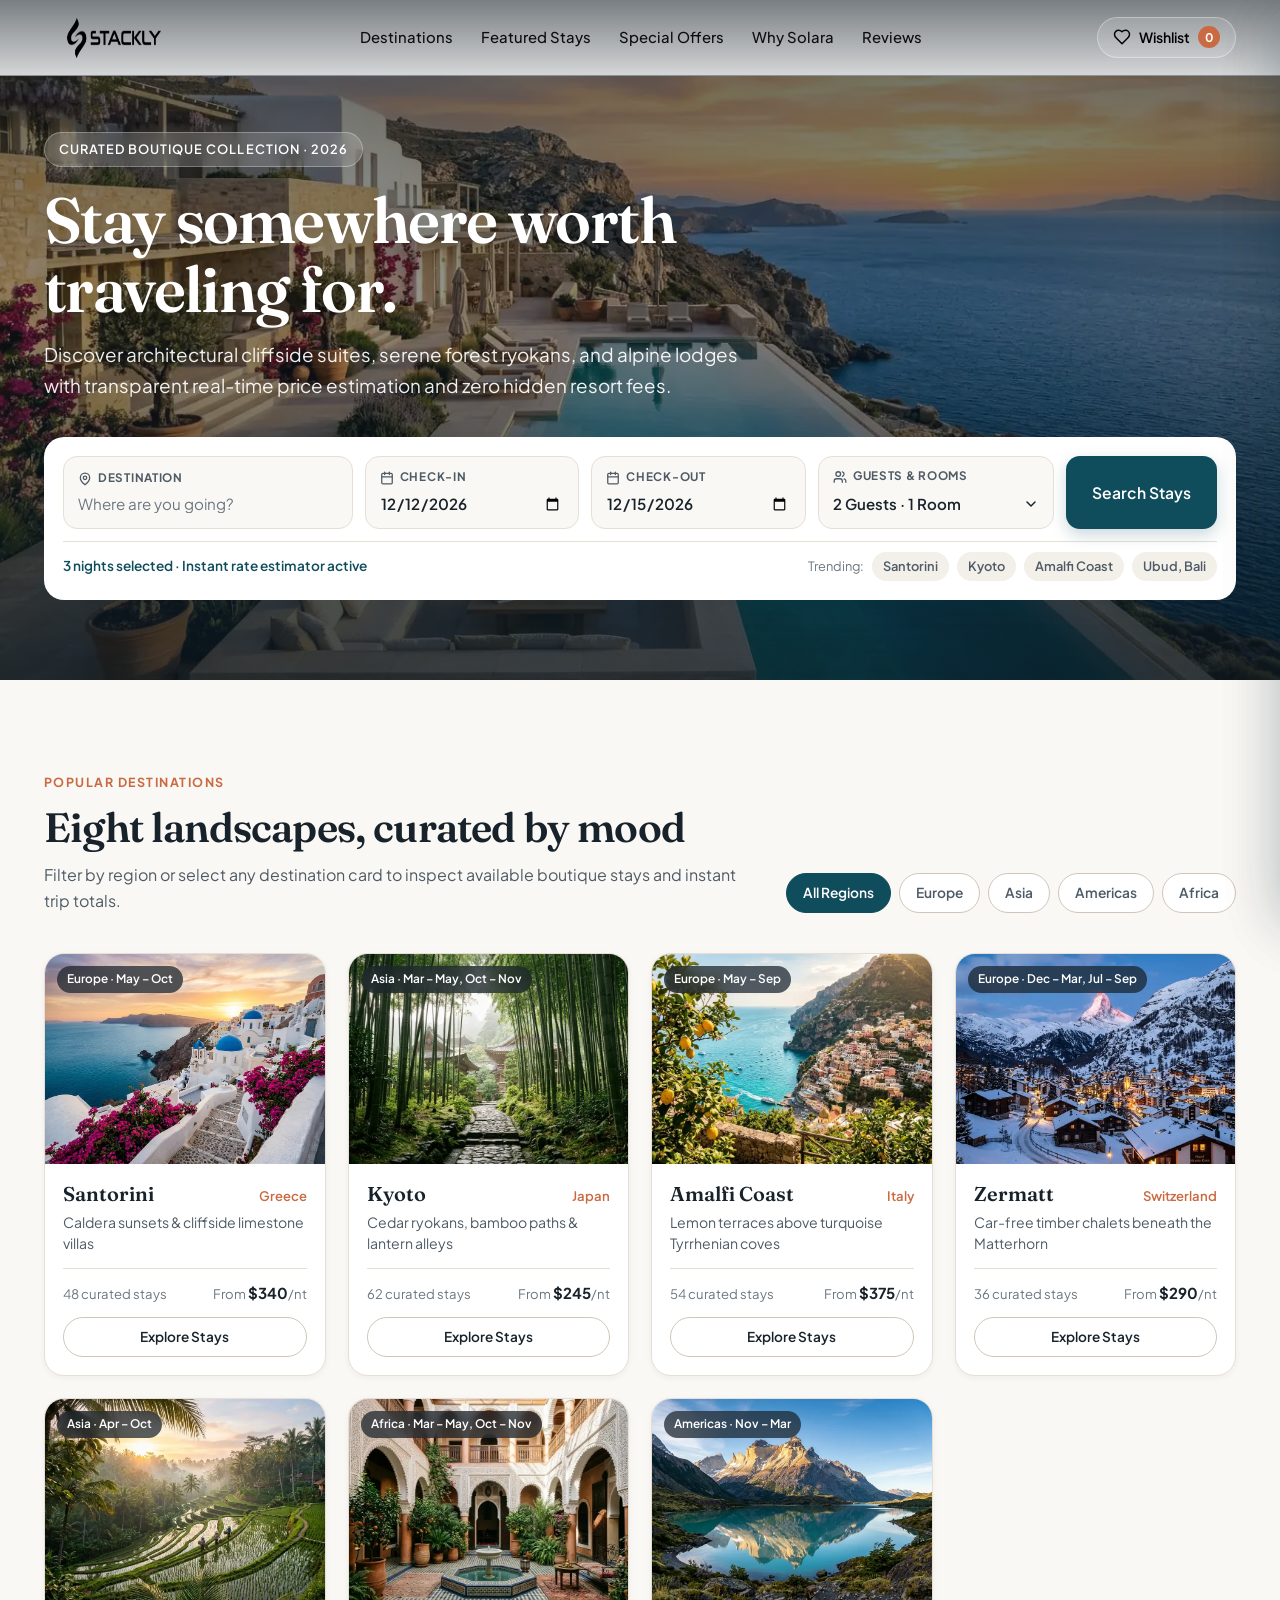
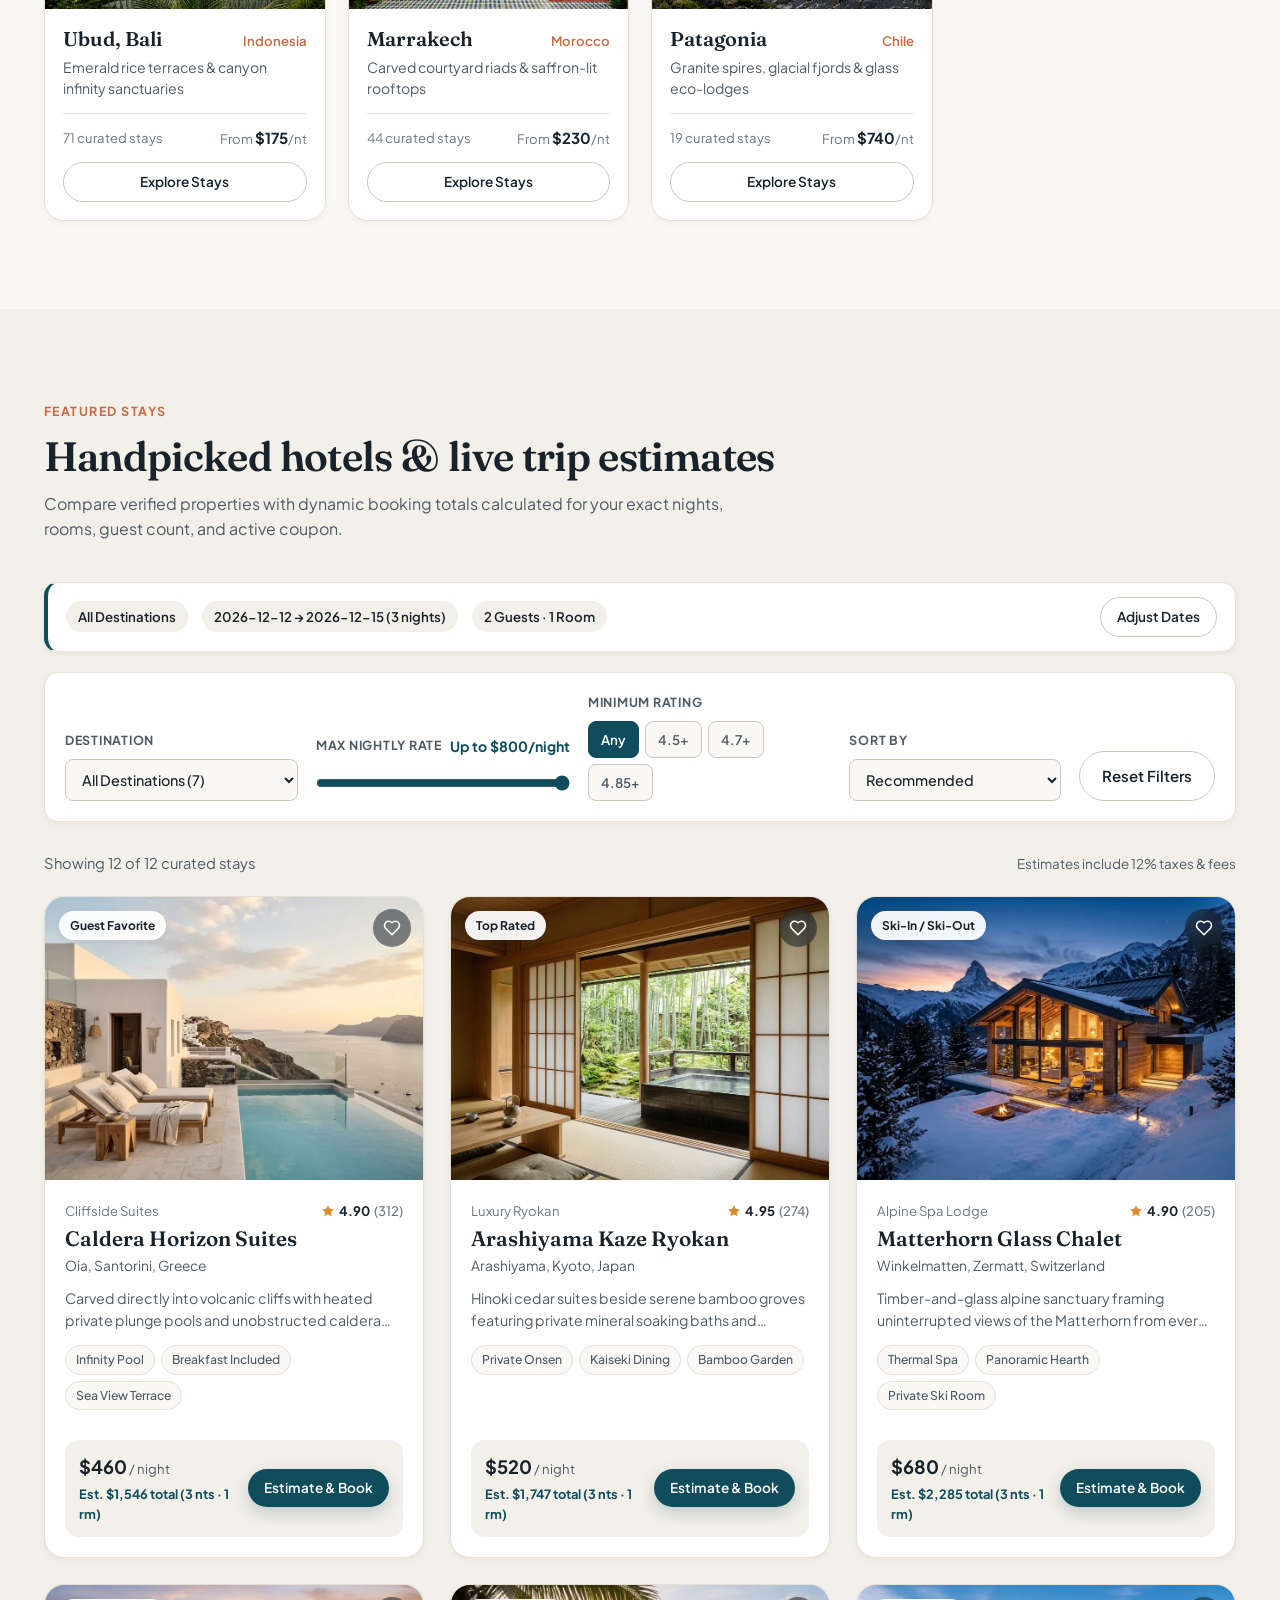
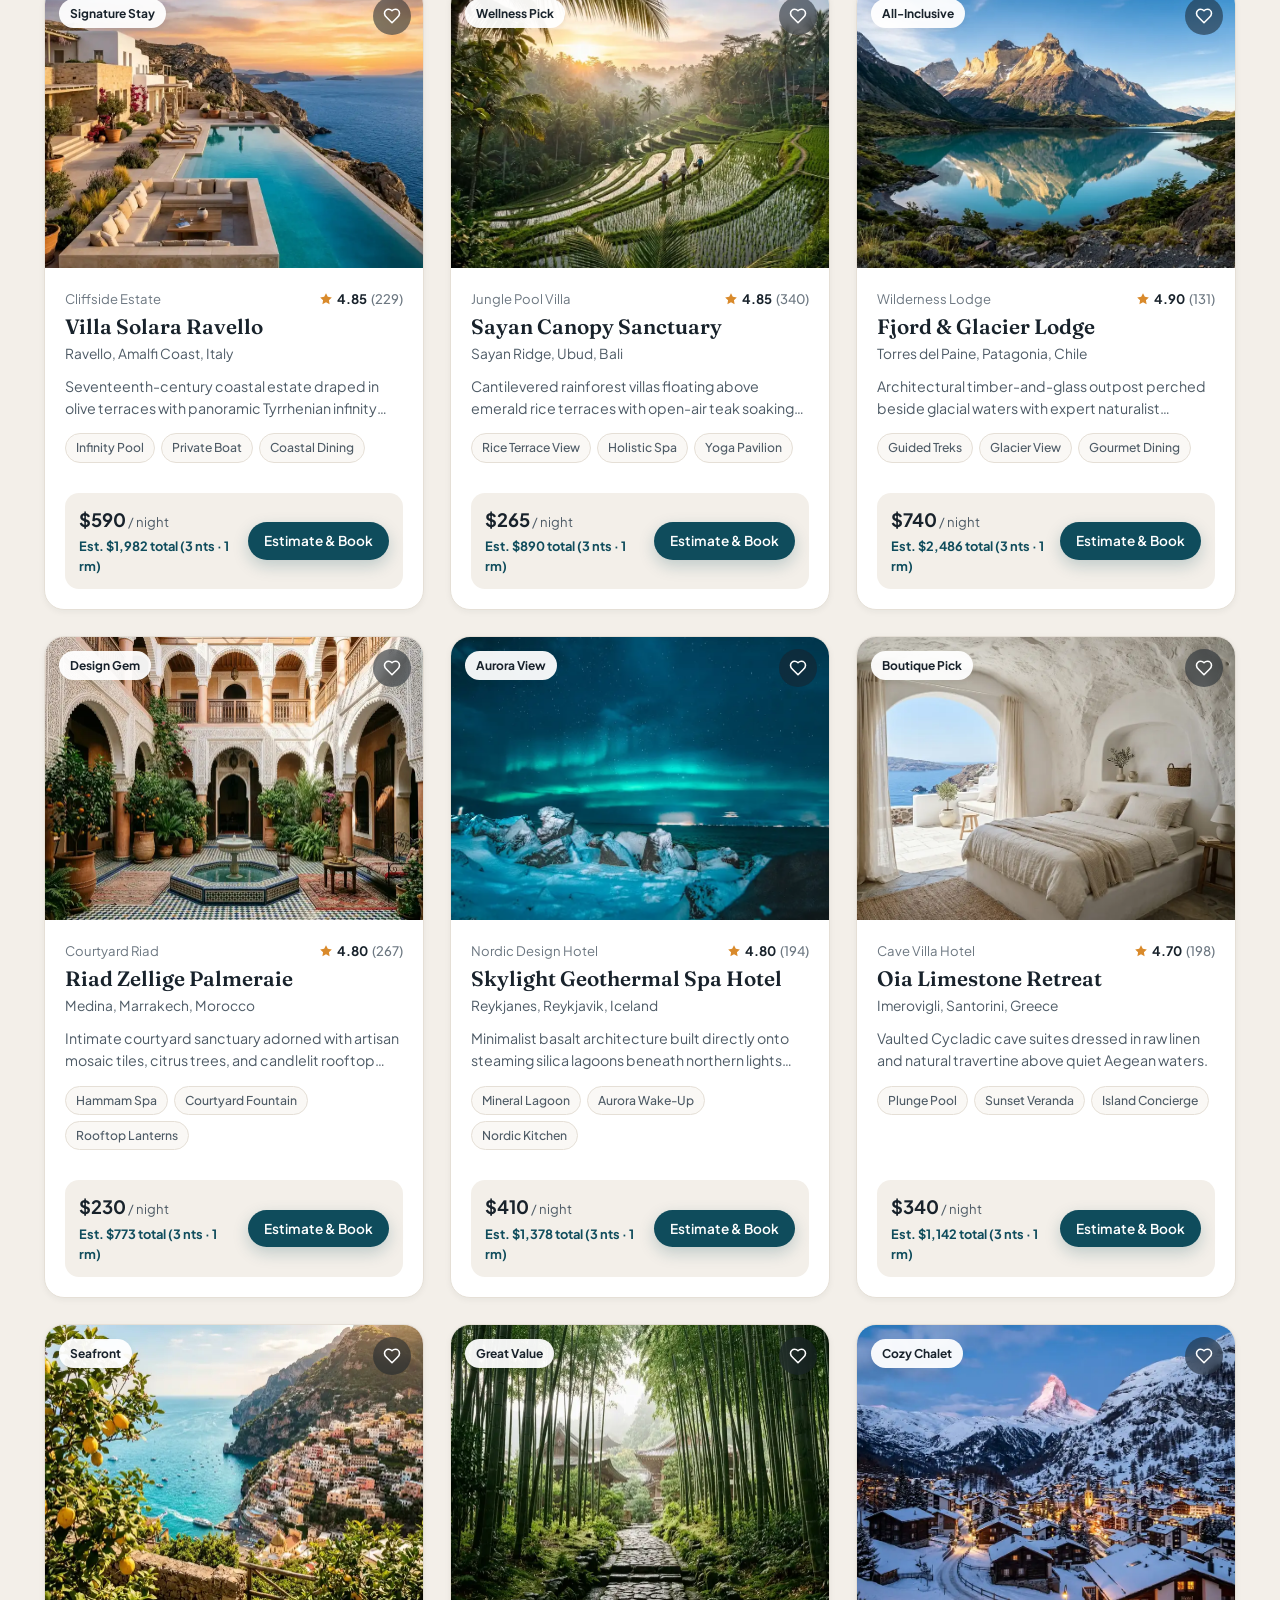
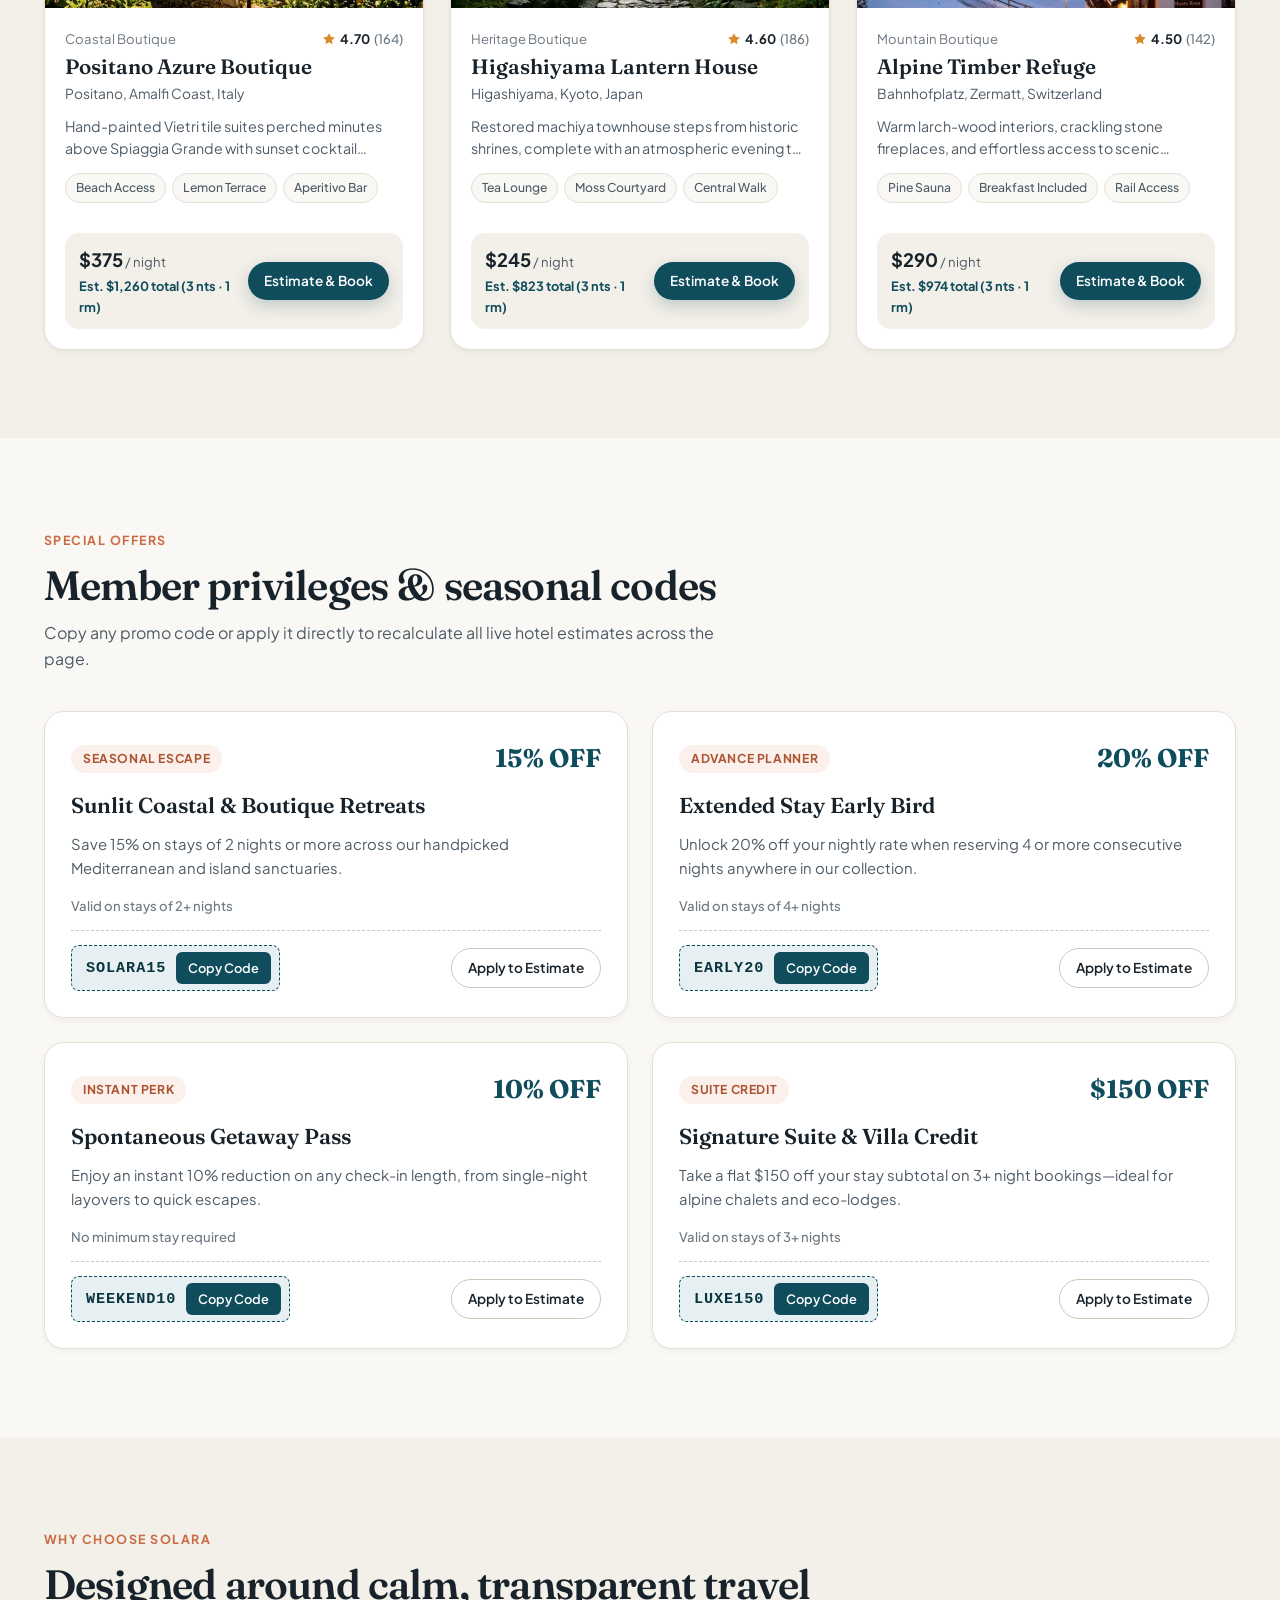
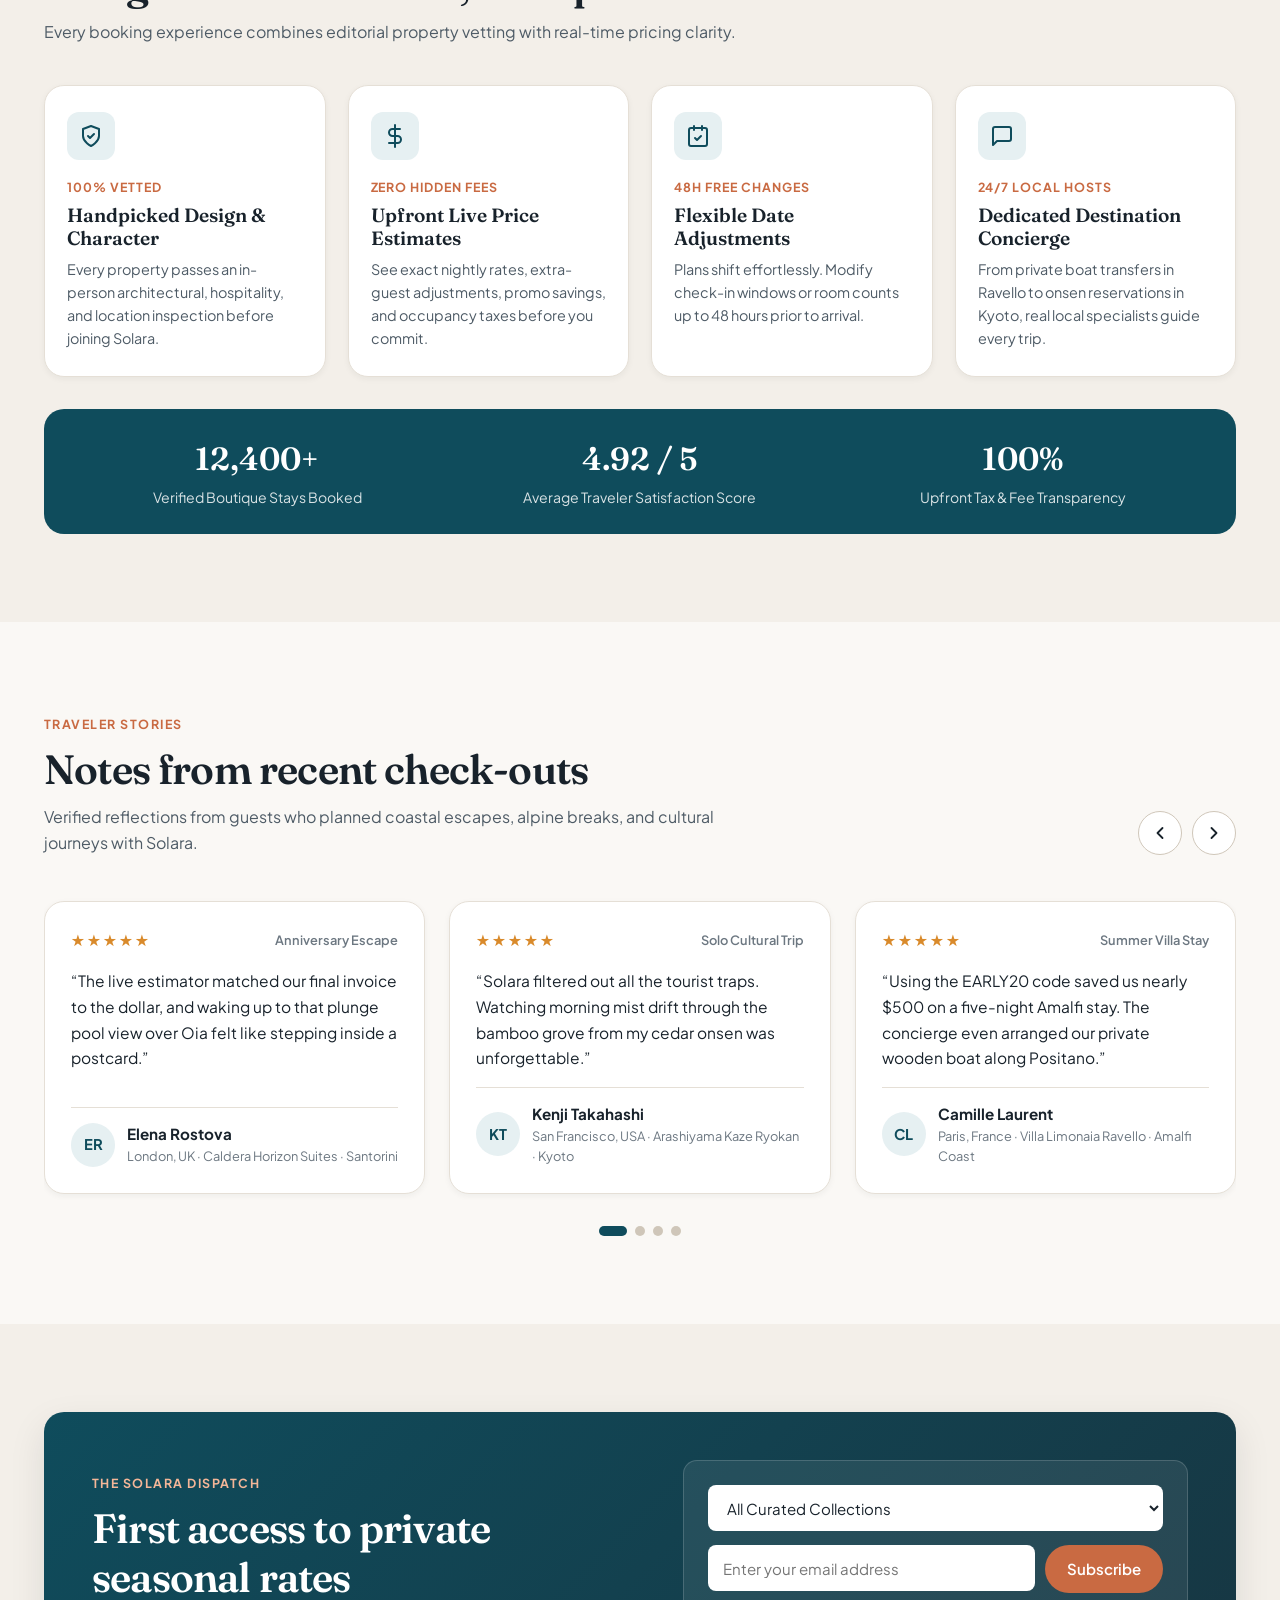
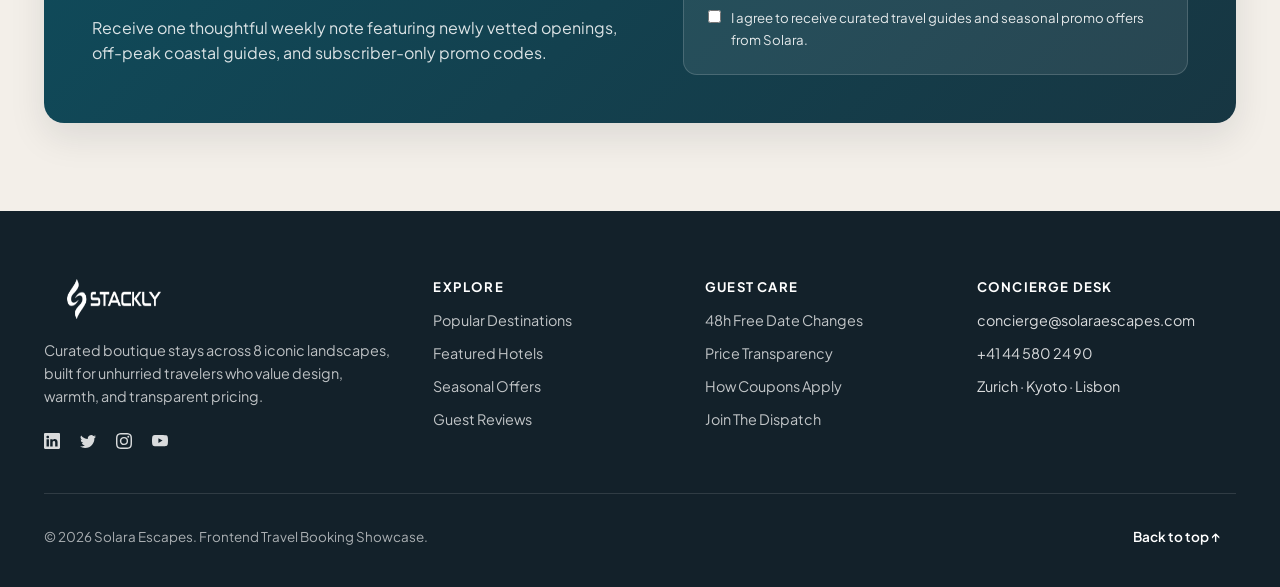
<file: index.html>
<!DOCTYPE html>
<html lang="en">
  <head>
    <meta charset="UTF-8" />
    <meta name="viewport" content="width=device-width, initial-scale=1.0" />
    <meta
      name="description"
      content="Solara curates architectural boutique hotels, cliffside villas, alpine chalets, and cultural sanctuaries with live transparent booking price estimation."
    />
    <title>Solara — Curated Boutique Stays & Travel Booking</title>

    <!-- Editorial Typography -->
    <link rel="preconnect" href="https://fonts.googleapis.com" />
    <link rel="preconnect" href="https://fonts.gstatic.com" crossorigin />
    <link
      href="https://fonts.googleapis.com/css2?family=Fraunces:opsz,wght@9..144,500;9..144,600;9..144,700&family=Plus+Jakarta+Sans:wght@400;500;600;700&display=swap"
      rel="stylesheet"
    />

    <!-- AOS (Animate On Scroll) -->
    <link rel="stylesheet" href="https://unpkg.com/aos@2.3.4/dist/aos.css" />

    <!-- Project Stylesheets -->
    <link rel="stylesheet" href="css/reset.css" />
    <link rel="stylesheet" href="css/style.css" />
    <link rel="stylesheet" href="css/responsive.css" />
  </head>
  <body>
    <!-- ===================================================================
         Header & Navigation
         =================================================================== -->
    <header id="siteHeader" class="site-header">
      <div class="container header-inner">
        <a href="#top" class="brand-logo" aria-label="Solara Homepage">
          
          <img src="assets/images/logo-dark.webp" alt="Solara logo" class="brand-mark-logo" />
        </a>

        <nav class="main-nav" aria-label="Primary Navigation">
          <a href="#destinations" class="nav-link">Destinations</a>
          <a href="#hotels" class="nav-link">Featured Stays</a>
          <a href="#offers" class="nav-link">Special Offers</a>
          <a href="#why-us" class="nav-link">Why Solara</a>
          <a href="#testimonials" class="nav-link">Reviews</a>
        </nav>

        <div class="header-actions">
          <button
            type="button"
            id="headerPromoPill"
            class="header-promo-pill"
            hidden
            title="Click to remove active promo code"
          ></button>

          <button
            type="button"
            id="wishlistOpenBtn"
            class="wishlist-trigger"
            aria-label="Open saved wishlist"
          >
            <svg width="18" height="18" viewBox="0 0 24 24" fill="none" stroke="currentColor" stroke-width="2" stroke-linecap="round" stroke-linejoin="round" aria-hidden="true">
              <path d="M19 14c1.49-1.46 3-3.21 3-5.5A5.5 5.5 0 0 0 16.5 3c-1.76 0-3 .5-4.5 2-1.5-1.5-2.74-2-4.5-2A5.5 5.5 0 0 0 2 8.5c0 2.3 1.5 4.05 3 5.5l7 7Z"></path>
            </svg>
            <span class="wishlist-label">Wishlist</span>
            <span id="wishlistCount" class="wishlist-count">0</span>
          </button>

          <button
            type="button"
            id="mobileMenuBtn"
            class="mobile-menu-btn"
            aria-label="Open navigation menu"
            aria-expanded="false"
            aria-controls="mobileNavPanel"
          >
            <svg width="22" height="22" viewBox="0 0 24 24" fill="none" stroke="currentColor" stroke-width="2" stroke-linecap="round" stroke-linejoin="round" aria-hidden="true">
              <line x1="3" y1="6" x2="21" y2="6"></line>
              <line x1="3" y1="12" x2="21" y2="12"></line>
              <line x1="3" y1="18" x2="21" y2="18"></line>
            </svg>
          </button>
        </div>
      </div>
    </header>

    <!-- Mobile Navigation Drawer -->
    <div id="mobileNavBackdrop" class="mobile-nav-backdrop" aria-hidden="true"></div>
    <aside
      id="mobileNavPanel"
      class="mobile-nav-panel"
      aria-label="Mobile Navigation"
      aria-hidden="true"
    >
      <div class="mobile-nav-header">
        <span class="brand-logo" style="font-size: 1.3rem;">
          <span class="brand-mark" aria-hidden="true" style="width: 28px; height: 28px;">
            <svg width="15" height="15" viewBox="0 0 24 24" fill="none" stroke="currentColor" stroke-width="2.2" stroke-linecap="round" stroke-linejoin="round">
              <circle cx="12" cy="12" r="4"></circle>
              <path d="M12 2v2"></path>
              <path d="M12 20v2"></path>
              <path d="M2 12h2"></path>
              <path d="M20 12h2"></path>
            </svg>
          </span>
          <span>Solara</span>
        </span>
        <button type="button" id="mobileNavCloseBtn" class="close-icon-btn" aria-label="Close navigation menu">
          <svg width="18" height="18" viewBox="0 0 24 24" fill="none" stroke="currentColor" stroke-width="2.2" stroke-linecap="round" stroke-linejoin="round">
            <line x1="18" y1="6" x2="6" y2="18"></line>
            <line x1="6" y1="6" x2="18" y2="18"></line>
          </svg>
        </button>
      </div>

      <nav class="mobile-nav-links">
        <a href="#destinations" class="mobile-nav-link">Popular Destinations</a>
        <a href="#hotels" class="mobile-nav-link">Featured Hotels</a>
        <a href="#offers" class="mobile-nav-link">Special Offers</a>
        <a href="#why-us" class="mobile-nav-link">Why Choose Us</a>
        <a href="#testimonials" class="mobile-nav-link">Traveler Stories</a>
        <a href="#newsletter" class="mobile-nav-link">Newsletter</a>
      </nav>

      <div class="mobile-nav-footer">
        <button type="button" id="mobileWishlistBtn" class="btn btn-secondary">
          View Saved Wishlist
        </button>
        <a href="#hotels" class="btn btn-primary mobile-nav-cta">Browse All Stays</a>
      </div>
    </aside>

    <!-- ===================================================================
         Main Content
         =================================================================== -->
    <main id="top">
      <!-- Hero Section with Destination Search -->
      <section class="hero" aria-label="Destination search hero">
        <div class="hero-media" aria-hidden="true">
          <img
            src="assets/images/hero-coastal.webp"
            alt="Sunlit Mediterranean cliffside infinity pool overlooking turquoise sea at golden hour"
            class="hero-bg-img"
          />
          <div class="hero-scrim"></div>
        </div>

        <div class="container hero-content">
          <div class="hero-copy" data-aos="fade-up">
            <span class="hero-eyebrow">Curated Boutique Collection · 2026</span>
            <h1 class="hero-title">Stay somewhere worth traveling for.</h1>
            <p class="hero-subtitle">
              Discover architectural cliffside suites, serene forest ryokans, and alpine lodges with transparent real-time price estimation and zero hidden resort fees.
            </p>
          </div>

          <div class="search-card" data-aos="fade-up" data-aos-delay="120">
            <form id="heroSearchForm" class="search-form" novalidate>
              <!-- Destination Field -->
              <div class="search-field" id="destinationField">
                <label for="destinationInput" class="search-label">
                  <svg width="14" height="14" viewBox="0 0 24 24" fill="none" stroke="currentColor" stroke-width="2.2" stroke-linecap="round" stroke-linejoin="round" aria-hidden="true">
                    <path d="M20 10c0 6-8 12-8 12s-8-6-8-12a8 8 0 0 1 16 0Z"></path>
                    <circle cx="12" cy="10" r="3"></circle>
                  </svg>
                  Destination
                </label>
                <div class="search-input-wrap">
                  <input
                    type="text"
                    id="destinationInput"
                    class="search-input"
                    placeholder="Where are you going?"
                    autocomplete="off"
                    aria-autocomplete="list"
                    aria-controls="destinationSuggestions"
                  />
                  <button
                    type="button"
                    id="clearDestinationBtn"
                    class="input-clear-btn"
                    aria-label="Clear destination"
                    hidden
                  >
                    &times;
                  </button>
                </div>
                <div
                  id="destinationSuggestions"
                  class="destination-suggestions"
                  role="listbox"
                  hidden
                ></div>
              </div>

              <!-- Check-in Date -->
              <div class="search-field" id="checkInField">
                <label for="checkInInput" class="search-label">
                  <svg width="14" height="14" viewBox="0 0 24 24" fill="none" stroke="currentColor" stroke-width="2.2" stroke-linecap="round" stroke-linejoin="round" aria-hidden="true">
                    <rect width="18" height="18" x="3" y="4" rx="2" ry="2"></rect>
                    <line x1="16" y1="2" x2="16" y2="6"></line>
                    <line x1="8" y1="2" x2="8" y2="6"></line>
                    <line x1="3" y1="10" x2="21" y2="10"></line>
                  </svg>
                  Check-in
                </label>
                <input type="date" id="checkInInput" class="search-input" />
              </div>

              <!-- Check-out Date -->
              <div class="search-field" id="checkOutField">
                <label for="checkOutInput" class="search-label">
                  <svg width="14" height="14" viewBox="0 0 24 24" fill="none" stroke="currentColor" stroke-width="2.2" stroke-linecap="round" stroke-linejoin="round" aria-hidden="true">
                    <rect width="18" height="18" x="3" y="4" rx="2" ry="2"></rect>
                    <line x1="16" y1="2" x2="16" y2="6"></line>
                    <line x1="8" y1="2" x2="8" y2="6"></line>
                    <line x1="3" y1="10" x2="21" y2="10"></line>
                  </svg>
                  Check-out
                </label>
                <input type="date" id="checkOutInput" class="search-input" />
              </div>

              <!-- Guests & Rooms Selector -->
              <div class="search-field search-field--guests" id="guestsField">
                <span class="search-label">
                  <svg width="14" height="14" viewBox="0 0 24 24" fill="none" stroke="currentColor" stroke-width="2.2" stroke-linecap="round" stroke-linejoin="round" aria-hidden="true">
                    <path d="M16 21v-2a4 4 0 0 0-4-4H6a4 4 0 0 0-4 4v2"></path>
                    <circle cx="9" cy="7" r="4"></circle>
                    <path d="M22 21v-2a4 4 0 0 0-3-3.87"></path>
                    <path d="M16 3.13a4 4 0 0 1 0 7.75"></path>
                  </svg>
                  Guests &amp; Rooms
                </span>
                <button
                  type="button"
                  id="guestTriggerBtn"
                  class="guest-trigger-btn"
                  aria-expanded="false"
                  aria-controls="guestPopover"
                >
                  <span id="guestSummaryText">2 Guests &middot; 1 Room</span>
                  <svg width="16" height="16" viewBox="0 0 24 24" fill="none" stroke="currentColor" stroke-width="2.2" stroke-linecap="round" stroke-linejoin="round" aria-hidden="true">
                    <path d="m6 9 6 6 6-6"></path>
                  </svg>
                </button>

                <div id="guestPopover" class="guest-popover" hidden>
                  <div class="stepper-row">
                    <div class="stepper-info">
                      <strong>Adults</strong>
                      <span>Ages 13+</span>
                    </div>
                    <div class="stepper-controls">
                      <button type="button" class="stepper-btn" data-guest-control="adults" data-action="dec" aria-label="Decrease adults">&minus;</button>
                      <span id="adultsValue" class="stepper-value">2</span>
                      <button type="button" class="stepper-btn" data-guest-control="adults" data-action="inc" aria-label="Increase adults">+</button>
                    </div>
                  </div>

                  <div class="stepper-row">
                    <div class="stepper-info">
                      <strong>Children</strong>
                      <span>Ages 2 – 12</span>
                    </div>
                    <div class="stepper-controls">
                      <button type="button" class="stepper-btn" data-guest-control="children" data-action="dec" aria-label="Decrease children">&minus;</button>
                      <span id="childrenValue" class="stepper-value">0</span>
                      <button type="button" class="stepper-btn" data-guest-control="children" data-action="inc" aria-label="Increase children">+</button>
                    </div>
                  </div>

                  <div class="stepper-row">
                    <div class="stepper-info">
                      <strong>Rooms</strong>
                      <span>2 guests included per room</span>
                    </div>
                    <div class="stepper-controls">
                      <button type="button" class="stepper-btn" data-guest-control="rooms" data-action="dec" aria-label="Decrease rooms">&minus;</button>
                      <span id="roomsValue" class="stepper-value">1</span>
                      <button type="button" class="stepper-btn" data-guest-control="rooms" data-action="inc" aria-label="Increase rooms">+</button>
                    </div>
                  </div>

                  <p class="popover-note">
                    Extra guests beyond 2 per room add $35/night in live estimates. Rooms cannot exceed adults.
                  </p>

                  <button type="button" id="guestDoneBtn" class="btn btn-primary btn-sm">
                    Apply Selection
                  </button>
                </div>
              </div>

              <!-- Search Submit -->
              <button type="submit" class="btn btn-primary search-submit-btn">
                Search Stays
              </button>
            </form>

            <div class="search-feedback-bar">
              <div id="searchValidationMsg" class="search-validation-msg" role="status" aria-live="polite">
                3 nights selected &middot; Instant rate estimator active
              </div>
              <div class="hero-quick-chips" aria-label="Popular quick searches">
                <span class="quick-chip-label">Trending:</span>
                <button type="button" class="quick-chip" data-quick-dest="santorini">Santorini</button>
                <button type="button" class="quick-chip" data-quick-dest="kyoto">Kyoto</button>
                <button type="button" class="quick-chip" data-quick-dest="amalfi">Amalfi Coast</button>
                <button type="button" class="quick-chip" data-quick-dest="bali">Ubud, Bali</button>
              </div>
            </div>
          </div>
        </div>
      </section>

      <!-- Popular Destinations -->
      <section id="destinations" class="section">
        <div class="container">
          <div class="section-header" data-aos="fade-up">
            <div>
              <span class="section-eyebrow">Popular Destinations</span>
              <h2 class="section-title">Eight landscapes, curated by mood</h2>
              <p class="section-subtitle">
                Filter by region or select any destination card to inspect available boutique stays and instant trip totals.
              </p>
            </div>

            <div id="regionFilters" class="filter-pills" role="group" aria-label="Filter destinations by region">
              <button type="button" class="filter-pill is-active" data-region="All">All Regions</button>
              <button type="button" class="filter-pill" data-region="Europe">Europe</button>
              <button type="button" class="filter-pill" data-region="Asia">Asia</button>
              <button type="button" class="filter-pill" data-region="Americas">Americas</button>
              <button type="button" class="filter-pill" data-region="Africa">Africa</button>
            </div>
          </div>

          <div id="destinationsGrid" class="destinations-grid"></div>
        </div>
      </section>

      <!-- Featured Hotels -->
      <section id="hotels" class="section section-alt">
        <div class="container">
          <div class="section-header" data-aos="fade-up">
            <div>
              <span class="section-eyebrow">Featured Stays</span>
              <h2 class="section-title">Handpicked hotels &amp; live trip estimates</h2>
              <p class="section-subtitle">
                Compare verified properties with dynamic booking totals calculated for your exact nights, rooms, guest count, and active coupon.
              </p>
            </div>
          </div>

          <!-- Active Search Context Banner -->
          <div id="tripContextBanner" class="trip-context-banner" data-aos="fade-up">
            <div class="trip-context-details">
              <span id="contextDestinationChip" class="context-chip">All Destinations</span>
              <span id="contextDatesChip" class="context-chip">3 nights</span>
              <span id="contextGuestsChip" class="context-chip">2 Guests &middot; 1 Room</span>
              <span id="contextPromoChip" class="context-chip is-promo" hidden></span>
            </div>
            <div class="context-actions">
              <button type="button" id="clearPromoBtn" class="btn btn-ghost btn-sm" hidden>
                Remove Promo
              </button>
              <a href="#top" class="btn btn-secondary btn-sm">Adjust Dates</a>
            </div>
          </div>

          <!-- Filter & Sort Toolbar -->
          <div class="hotel-toolbar" data-aos="fade-up" data-aos-delay="80">
            <div class="toolbar-group">
              <label for="hotelDestinationFilter" class="toolbar-label">Destination</label>
              <select id="hotelDestinationFilter" class="toolbar-select">
                <option value="all">All Destinations (8)</option>
              </select>
            </div>

            <div class="toolbar-group">
              <label for="priceRangeFilter" class="toolbar-label">
                <span>Max Nightly Rate</span>
                <strong id="priceRangeLabel">Up to $800/night</strong>
              </label>
              <input
                type="range"
                id="priceRangeFilter"
                class="price-range-slider"
                min="200"
                max="800"
                step="20"
                value="800"
              />
            </div>

            <div class="toolbar-group">
              <span class="toolbar-label">Minimum Rating</span>
              <div id="ratingFilters" class="rating-pills" role="group" aria-label="Minimum hotel rating">
                <button type="button" class="rating-pill is-active" data-rating="0">Any</button>
                <button type="button" class="rating-pill" data-rating="4.5">4.5+</button>
                <button type="button" class="rating-pill" data-rating="4.7">4.7+</button>
                <button type="button" class="rating-pill" data-rating="4.85">4.85+</button>
              </div>
            </div>

            <div class="toolbar-group">
              <label for="hotelSortSelect" class="toolbar-label">Sort By</label>
              <select id="hotelSortSelect" class="toolbar-select">
                <option value="recommended">Recommended</option>
                <option value="price-asc">Price: Low to High</option>
                <option value="price-desc">Price: High to Low</option>
                <option value="rating-desc">Highest Rated</option>
                <option value="reviews-desc">Most Reviewed</option>
              </select>
            </div>

            <div class="toolbar-reset-wrap">
              <button type="button" id="resetFiltersBtn" class="btn btn-secondary">
                Reset Filters
              </button>
            </div>
          </div>

          <div class="results-summary-row">
            <span id="hotelsResultCount">Showing 12 of 12 curated stays</span>
            <span style="font-size: 0.84rem;">Estimates include 12% taxes &amp; fees</span>
          </div>

          <div id="hotelsGrid" class="hotels-grid"></div>
        </div>
      </section>

      <!-- Special Offers -->
      <section id="offers" class="section">
        <div class="container">
          <div class="section-header" data-aos="fade-up">
            <div>
              <span class="section-eyebrow">Special Offers</span>
              <h2 class="section-title">Member privileges &amp; seasonal codes</h2>
              <p class="section-subtitle">
                Copy any promo code or apply it directly to recalculate all live hotel estimates across the page.
              </p>
            </div>
          </div>

          <div id="offersGrid" class="offers-grid"></div>
        </div>
      </section>

      <!-- Why Choose Us -->
      <section id="why-us" class="section section-alt">
        <div class="container">
          <div class="section-header" data-aos="fade-up">
            <div>
              <span class="section-eyebrow">Why Choose Solara</span>
              <h2 class="section-title">Designed around calm, transparent travel</h2>
              <p class="section-subtitle">
                Every booking experience combines editorial property vetting with real-time pricing clarity.
              </p>
            </div>
          </div>

          <div id="whyChooseGrid" class="why-grid"></div>

          <div class="trust-strip" data-aos="fade-up" data-aos-delay="100">
            <div class="trust-stat">
              <strong>12,400+</strong>
              <span>Verified Boutique Stays Booked</span>
            </div>
            <div class="trust-stat">
              <strong>4.92 / 5</strong>
              <span>Average Traveler Satisfaction Score</span>
            </div>
            <div class="trust-stat">
              <strong>100%</strong>
              <span>Upfront Tax &amp; Fee Transparency</span>
            </div>
          </div>
        </div>
      </section>

      <!-- Customer Testimonials -->
      <section id="testimonials" class="section">
        <div class="container">
          <div class="section-header" data-aos="fade-up">
            <div>
              <span class="section-eyebrow">Traveler Stories</span>
              <h2 class="section-title">Notes from recent check-outs</h2>
              <p class="section-subtitle">
                Verified reflections from guests who planned coastal escapes, alpine breaks, and cultural journeys with Solara.
              </p>
            </div>

            <div class="slider-controls">
              <button
                type="button"
                id="testimonialPrevBtn"
                class="slider-arrow-btn"
                aria-label="Previous testimonials"
              >
                <svg width="20" height="20" viewBox="0 0 24 24" fill="none" stroke="currentColor" stroke-width="2.2" stroke-linecap="round" stroke-linejoin="round" aria-hidden="true">
                  <path d="m15 18-6-6 6-6"></path>
                </svg>
              </button>
              <button
                type="button"
                id="testimonialNextBtn"
                class="slider-arrow-btn"
                aria-label="Next testimonials"
              >
                <svg width="20" height="20" viewBox="0 0 24 24" fill="none" stroke="currentColor" stroke-width="2.2" stroke-linecap="round" stroke-linejoin="round" aria-hidden="true">
                  <path d="m9 18 6-6-6-6"></path>
                </svg>
              </button>
            </div>
          </div>

          <div class="slider-viewport" data-aos="fade-up" data-aos-delay="80">
            <div id="testimonialTrack" class="testimonial-track" aria-live="polite"></div>
          </div>

          <div id="testimonialDots" class="slider-dots" role="group" aria-label="Testimonial slider pagination"></div>
        </div>
      </section>

      <!-- Newsletter Subscription -->
      <section id="newsletter" class="section section-alt">
        <div class="container">
          <div class="newsletter-box" data-aos="fade-up">
            <div class="newsletter-copy">
              <span class="section-eyebrow">The Solara Dispatch</span>
              <h2 class="section-title">First access to private seasonal rates</h2>
              <p>
                Receive one thoughtful weekly note featuring newly vetted openings, off-peak coastal guides, and subscriber-only promo codes.
              </p>
            </div>

            <form id="newsletterForm" class="newsletter-form" novalidate>
              <label for="newsletterInterest" class="sr-only">Preferred Travel Style</label>
              <select id="newsletterInterest" class="newsletter-select">
                <option value="all">All Curated Collections</option>
                <option value="coastal">Coastal &amp; Island Sanctuaries</option>
                <option value="alpine">Alpine Chalets &amp; Wellness</option>
                <option value="cultural">Heritage Cities &amp; Riads</option>
              </select>

              <div class="newsletter-input-row">
                <label for="newsletterEmail" class="sr-only">Email Address</label>
                <input
                  type="email"
                  id="newsletterEmail"
                  class="newsletter-input"
                  placeholder="Enter your email address"
                  autocomplete="email"
                />
                <button type="submit" id="newsletterSubmitBtn" class="btn btn-accent">
                  Subscribe
                </button>
              </div>

              <label class="newsletter-consent">
                <input type="checkbox" id="newsletterConsent" />
                <span>I agree to receive curated travel guides and seasonal promo offers from Solara.</span>
              </label>

              <div
                id="newsletterFeedback"
                class="newsletter-feedback"
                role="status"
                aria-live="polite"
                hidden
              ></div>
            </form>
          </div>
        </div>
      </section>
    </main>

    <!-- ===================================================================
         Footer
         =================================================================== -->
    <footer class="site-footer">
      <div class="container">
        <div class="footer-grid">
          <div class="footer-brand">
            <a href="#top" class="brand-logo" style="color: #ffffff;">
              <img src="assets/images/logo-dark.webp" alt="Solara logo" class="brand-mark-logo-footer" />
            </a>
            <p>
              Curated boutique stays across 8 iconic landscapes, built for unhurried travelers who value design, warmth, and transparent pricing.
            </p>
            <div class="footer-brand">
          
          <div class="social-links">
            <a href="./404.html" class="social-icon-btn" aria-label="LinkedIn Profile">
              <span class="material-symbols-outlined"><svg xmlns="http://www.w3.org/2000/svg" width="16" height="16" fill="currentColor" class="bi bi-linkedin" viewBox="0 0 16 16">
  <path d="M0 1.146C0 .513.526 0 1.175 0h13.65C15.474 0 16 .513 16 1.146v13.708c0 .633-.526 1.146-1.175 1.146H1.175C.526 16 0 15.487 0 14.854zm4.943 12.248V6.169H2.542v7.225zm-1.2-8.212c.837 0 1.358-.554 1.358-1.248-.015-.709-.52-1.248-1.342-1.248S2.4 3.226 2.4 3.934c0 .694.521 1.248 1.327 1.248zm4.908 8.212V9.359c0-.216.016-.432.08-.586.173-.431.568-.878 1.232-.878.869 0 1.216.662 1.216 1.634v3.865h2.401V9.25c0-2.22-1.184-3.252-2.764-3.252-1.274 0-1.845.7-2.165 1.193v.025h-.016l.016-.025V6.169h-2.4c.03.678 0 7.225 0 7.225z"/>
</svg></span>
            </a>
            <a href="./404.html" class="social-icon-btn" aria-label="X (Twitter) Profile">
              <span class="material-symbols-outlined"><svg xmlns="http://www.w3.org/2000/svg" width="16" height="16" fill="currentColor" class="bi bi-twitter" viewBox="0 0 16 16">
  <path d="M5.026 15c6.038 0 9.341-5.003 9.341-9.334q.002-.211-.006-.422A6.7 6.7 0 0 0 16 3.542a6.7 6.7 0 0 1-1.889.518 3.3 3.3 0 0 0 1.447-1.817 6.5 6.5 0 0 1-2.087.793A3.286 3.286 0 0 0 7.875 6.03a9.32 9.32 0 0 1-6.767-3.429 3.29 3.29 0 0 0 1.018 4.382A3.3 3.3 0 0 1 .64 6.575v.045a3.29 3.29 0 0 0 2.632 3.218 3.2 3.2 0 0 1-.865.115 3 3 0 0 1-.614-.057 3.28 3.28 0 0 0 3.067 2.277A6.6 6.6 0 0 1 .78 13.58a6 6 0 0 1-.78-.045A9.34 9.34 0 0 0 5.026 15"/>
</svg></span>
            </a>
            <a href="./404.html" class="social-icon-btn" aria-label="Instagram Profile">
              <span class="material-symbols-outlined"><svg xmlns="http://www.w3.org/2000/svg" width="16" height="16" fill="currentColor" class="bi bi-instagram" viewBox="0 0 16 16">
  <path d="M8 0C5.829 0 5.556.01 4.703.048 3.85.088 3.269.222 2.76.42a3.9 3.9 0 0 0-1.417.923A3.9 3.9 0 0 0 .42 2.76C.222 3.268.087 3.85.048 4.7.01 5.555 0 5.827 0 8.001c0 2.172.01 2.444.048 3.297.04.852.174 1.433.372 1.942.205.526.478.972.923 1.417.444.445.89.719 1.416.923.51.198 1.09.333 1.942.372C5.555 15.99 5.827 16 8 16s2.444-.01 3.298-.048c.851-.04 1.434-.174 1.943-.372a3.9 3.9 0 0 0 1.416-.923c.445-.445.718-.891.923-1.417.197-.509.332-1.09.372-1.942C15.99 10.445 16 10.173 16 8s-.01-2.445-.048-3.299c-.04-.851-.175-1.433-.372-1.941a3.9 3.9 0 0 0-.923-1.417A3.9 3.9 0 0 0 13.24.42c-.51-.198-1.092-.333-1.943-.372C10.443.01 10.172 0 7.998 0zm-.717 1.442h.718c2.136 0 2.389.007 3.232.046.78.035 1.204.166 1.486.275.373.145.64.319.92.599s.453.546.598.92c.11.281.24.705.275 1.485.039.843.047 1.096.047 3.231s-.008 2.389-.047 3.232c-.035.78-.166 1.203-.275 1.485a2.5 2.5 0 0 1-.599.919c-.28.28-.546.453-.92.598-.28.11-.704.24-1.485.276-.843.038-1.096.047-3.232.047s-2.39-.009-3.233-.047c-.78-.036-1.203-.166-1.485-.276a2.5 2.5 0 0 1-.92-.598 2.5 2.5 0 0 1-.6-.92c-.109-.281-.24-.705-.275-1.485-.038-.843-.046-1.096-.046-3.233s.008-2.388.046-3.231c.036-.78.166-1.204.276-1.486.145-.373.319-.64.599-.92s.546-.453.92-.598c.282-.11.705-.24 1.485-.276.738-.034 1.024-.044 2.515-.045zm4.988 1.328a.96.96 0 1 0 0 1.92.96.96 0 0 0 0-1.92m-4.27 1.122a4.109 4.109 0 1 0 0 8.217 4.109 4.109 0 0 0 0-8.217m0 1.441a2.667 2.667 0 1 1 0 5.334 2.667 2.667 0 0 1 0-5.334"/>
</svg></span>
            </a>
            <a href="./404.html" class="social-icon-btn" aria-label="YouTube Channel">
              <span class="material-symbols-outlined"><svg xmlns="http://www.w3.org/2000/svg" width="16" height="16" fill="currentColor" class="bi bi-youtube" viewBox="0 0 16 16">
  <path d="M8.051 1.999h.089c.822.003 4.987.033 6.11.335a2.01 2.01 0 0 1 1.415 1.42c.101.38.172.883.22 1.402l.01.104.022.26.008.104c.065.914.073 1.77.074 1.957v.075c-.001.194-.01 1.108-.082 2.06l-.008.105-.009.104c-.05.572-.124 1.14-.235 1.558a2.01 2.01 0 0 1-1.415 1.42c-1.16.312-5.569.334-6.18.335h-.142c-.309 0-1.587-.006-2.927-.052l-.17-.006-.087-.004-.171-.007-.171-.007c-1.11-.049-2.167-.128-2.654-.26a2.01 2.01 0 0 1-1.415-1.419c-.111-.417-.185-.986-.235-1.558L.09 9.82l-.008-.104A31 31 0 0 1 0 7.68v-.123c.002-.215.01-.958.064-1.778l.007-.103.003-.052.008-.104.022-.26.01-.104c.048-.519.119-1.023.22-1.402a2.01 2.01 0 0 1 1.415-1.42c.487-.13 1.544-.21 2.654-.26l.17-.007.172-.006.086-.003.171-.007A100 100 0 0 1 7.858 2zM6.4 5.209v4.818l4.157-2.408z"/>
</svg></span>
            </a>
          </div>
        </div>
          </div>

          <div>
            <h3 class="footer-heading">Explore</h3>
            <ul class="footer-links">
              <li><a href="#destinations">Popular Destinations</a></li>
              <li><a href="#hotels">Featured Hotels</a></li>
              <li><a href="#offers">Seasonal Offers</a></li>
              <li><a href="#testimonials">Guest Reviews</a></li>
            </ul>
          </div>

          <div>
            <h3 class="footer-heading">Guest Care</h3>
            <ul class="footer-links">
              <li><a href="#why-us">48h Free Date Changes</a></li>
              <li><a href="#why-us">Price Transparency</a></li>
              <li><a href="#offers">How Coupons Apply</a></li>
              <li><a href="#newsletter">Join The Dispatch</a></li>
            </ul>
          </div>

          <div>
            <h3 class="footer-heading">Concierge Desk</h3>
            <ul class="footer-links">
              <li><span>concierge@solaraescapes.com</span></li>
              <li><span>+41 44 580 24 90</span></li>
              <li><span>Zurich &middot; Kyoto &middot; Lisbon</span></li>
            </ul>
          </div>
        </div>

        <div class="footer-bottom">
          <span>&copy; 2026 Solara Escapes. Frontend Travel Booking Showcase.</span>
          <a href="#top" class="btn btn-ghost btn-sm" style="color: #ffffff;">Back to top &uarr;</a>
        </div>
      </div>
    </footer>

    <!-- ===================================================================
         Saved Wishlist Drawer (LocalStorage)
         =================================================================== -->
    <div id="wishlistBackdrop" class="drawer-backdrop" aria-hidden="true"></div>
    <aside
      id="wishlistDrawer"
      class="wishlist-drawer"
      role="dialog"
      aria-modal="true"
      aria-labelledby="wishlistDrawerTitle"
      aria-hidden="true"
    >
      <div class="drawer-header">
        <h2 id="wishlistDrawerTitle">Saved Stays</h2>
        <button type="button" id="wishlistCloseBtn" class="close-icon-btn" aria-label="Close wishlist">
          <svg width="18" height="18" viewBox="0 0 24 24" fill="none" stroke="currentColor" stroke-width="2.2" stroke-linecap="round" stroke-linejoin="round">
            <line x1="18" y1="6" x2="6" y2="18"></line>
            <line x1="6" y1="6" x2="18" y2="18"></line>
          </svg>
        </button>
      </div>

      <div id="wishlistItems" class="drawer-body"></div>

      <div class="drawer-footer">
        <button type="button" id="wishlistClearBtn" class="btn btn-ghost btn-sm">
          Clear Wishlist
        </button>
        <a href="#hotels" id="wishlistExploreBtn" class="btn btn-primary btn-sm">
          Browse Hotels
        </a>
      </div>
    </aside>

    <!-- ===================================================================
         Booking Price Estimator Modal
         =================================================================== -->
    <div id="estimatorBackdrop" class="modal-backdrop" aria-hidden="true"></div>
    <section
      id="estimatorModal"
      class="estimator-modal"
      role="dialog"
      aria-modal="true"
      aria-labelledby="estimatorModalTitle"
      aria-hidden="true"
    >
      <div class="modal-header">
        <h2 id="estimatorModalTitle">Booking Price Estimator</h2>
        <button type="button" id="estimatorCloseBtn" class="close-icon-btn" aria-label="Close price estimator">
          <svg width="18" height="18" viewBox="0 0 24 24" fill="none" stroke="currentColor" stroke-width="2.2" stroke-linecap="round" stroke-linejoin="round">
            <line x1="18" y1="6" x2="6" y2="18"></line>
            <line x1="6" y1="6" x2="18" y2="18"></line>
          </svg>
        </button>
      </div>

      <div class="modal-body">
        <div id="estimatorHotelSummary" class="modal-hotel-summary"></div>

        <div class="modal-controls-grid">
          <div class="modal-field">
            <label for="modalCheckIn">Check-in Date</label>
            <input type="date" id="modalCheckIn" />
          </div>
          <div class="modal-field">
            <label for="modalCheckOut">Check-out Date</label>
            <input type="date" id="modalCheckOut" />
          </div>
          <div class="modal-field">
            <label for="modalRooms">Rooms</label>
            <select id="modalRooms">
              <option value="1">1 Room</option>
              <option value="2">2 Rooms</option>
              <option value="3">3 Rooms</option>
              <option value="4">4 Rooms</option>
            </select>
          </div>
          <div class="modal-field">
            <label for="modalAdults">Adults &amp; Children</label>
            <div style="display: grid; grid-template-columns: 1fr 1fr; gap: 8px;">
              <select id="modalAdults" aria-label="Adults count">
                <option value="1">1 Adult</option>
                <option value="2">2 Adults</option>
                <option value="3">3 Adults</option>
                <option value="4">4 Adults</option>
                <option value="5">5 Adults</option>
                <option value="6">6 Adults</option>
              </select>
              <select id="modalChildren" aria-label="Children count">
                <option value="0">0 Children</option>
                <option value="1">1 Child</option>
                <option value="2">2 Children</option>
                <option value="3">3 Children</option>
                <option value="4">4 Children</option>
              </select>
            </div>
          </div>
        </div>

        <div class="modal-field">
          <label for="modalCouponInput">Promo Code (e.g. SOLARA15, EARLY20, WEEKEND10, LUXE150)</label>
          <div class="modal-coupon-row">
            <input
              type="text"
              id="modalCouponInput"
              placeholder="Enter promo code"
              style="text-transform: uppercase;"
            />
            <button type="button" id="modalApplyCouponBtn" class="btn btn-secondary">
              Apply Code
            </button>
          </div>
          <span id="modalCouponNote" style="font-size: 0.82rem; color: var(--ink-secondary);"></span>
        </div>

        <div id="modalDateError" class="newsletter-feedback is-error" hidden style="color: var(--status-danger); background: var(--status-danger-soft); border-color: var(--status-danger);"></div>

        <div id="modalBreakdown" class="breakdown-card"></div>

        <div
          id="modalConfirmFeedback"
          class="newsletter-feedback is-success"
          hidden
          style="color: var(--status-success); background: var(--status-success-soft); border-color: var(--status-success);"
        ></div>
      </div>

      <div class="modal-footer">
        <span style="font-size: 0.82rem; color: var(--ink-muted);">
          Free cancellation up to 48 hours before check-in
        </span>
        <button type="button" id="modalSaveEstimateBtn" class="btn btn-primary">
          Save Trip Estimate
        </button>
      </div>
    </section>

    <!-- Toast Region -->
    <div id="toastRegion" class="toast-region" aria-live="polite" aria-atomic="true"></div>

    <!-- Scripts -->
    <script src="https://unpkg.com/aos@2.3.4/dist/aos.js"></script>
    <script src="js/data.js"></script>
    <script src="js/storage.js"></script>
    <script src="js/validation.js"></script>
    <script src="js/slider.js"></script>
    <script src="js/main.js"></script>
  </body>
</html>
</file>
<file: css/style.css>
/* ==========================================================================
   Solara Travel Booking — Main Stylesheet
   ========================================================================== */

:root {
  --bg-page: #faf8f5;
  --bg-surface: #ffffff;
  --bg-surface-alt: #f3efe9;
  --bg-surface-warm: #ebe4da;

  --ink-primary: #18222b;
  --ink-secondary: #4e5b66;
  --ink-muted: #6c7781;

  --brand-primary: #0f4c5c;
  --brand-primary-dark: #0a3540;
  --brand-primary-soft: #e6f0f2;

  --brand-accent: #c96a42;
  --brand-accent-dark: #ab532f;
  --brand-accent-soft: #fbf0eb;

  --status-success: #1b7452;
  --status-success-soft: #e7f5ef;
  --status-danger: #b5352b;
  --status-danger-soft: #fdeceb;
  --status-warning: #9a6510;

  --border-subtle: #e5dfd6;
  --border-strong: #cfc6b9;

  --font-display: 'Fraunces', Georgia, 'Times New Roman', serif;
  --font-sans: 'Plus Jakarta Sans', -apple-system, BlinkMacSystemFont, 'Segoe UI', Roboto, sans-serif;

  --shadow-xs: 0 2px 6px rgba(24, 34, 43, 0.05);
  --shadow-sm: 0 6px 18px rgba(24, 34, 43, 0.06);
  --shadow-md: 0 14px 36px rgba(24, 34, 43, 0.1);
  --shadow-lg: 0 24px 56px rgba(15, 40, 48, 0.16);

  --radius-sm: 8px;
  --radius-md: 14px;
  --radius-lg: 20px;
  --radius-pill: 999px;

  --container-max: 1240px;
  --header-height: 76px;
  --transition-fast: 180ms cubic-bezier(0.22, 1, 0.36, 1);
  --transition-base: 280ms cubic-bezier(0.22, 1, 0.36, 1);
}

body {
  font-family: var(--font-sans);
  background-color: var(--bg-page);
  color: var(--ink-primary);
}

body.no-scroll {
  overflow: hidden;
}

.social-links {
  display: flex;
  align-items: center;
  gap: 0.75rem;
  margin-top: 1.5rem;
  gap: 20px;
}

.brand-mark-logo {
  height: 40px;
  width : 140px;
  background-size: cover;
  filter : invert(1) brightness(0);
}

.brand-mark-logo-footer{
  height: 40px;
  width : 140px;
  background-size: cover;
  filter : brightness(0) invert(1);
}
.container {
  width: 100%;
  max-width: var(--container-max);
  margin-inline: auto;
  padding-inline: 24px;
}

.section {
  position: relative;
  z-index: 1;
  padding-block: 88px;
}

section[id] {
  scroll-margin-top: calc(var(--header-height) + 16px);
}

.section-alt {
  background-color: var(--bg-surface-alt);
}

.section-header {
  display: flex;
  align-items: flex-end;
  justify-content: space-between;
  gap: 24px;
  margin-bottom: 40px;
  flex-wrap: wrap;
}

.section-eyebrow {
  display: inline-flex;
  align-items: center;
  gap: 8px;
  font-size: 0.78rem;
  font-weight: 700;
  letter-spacing: 0.12em;
  text-transform: uppercase;
  color: var(--brand-accent);
  margin-bottom: 10px;
}

.section-title {
  font-family: var(--font-display);
  font-size: clamp(1.9rem, 3.2vw, 2.75rem);
  font-weight: 600;
  letter-spacing: -0.02em;
  color: var(--ink-primary);
}

.section-subtitle {
  margin-top: 10px;
  max-width: 58ch;
  color: var(--ink-secondary);
  font-size: 1rem;
}

/* Buttons */
.btn {
  display: inline-flex;
  align-items: center;
  justify-content: center;
  gap: 8px;
  font-weight: 600;
  font-size: 0.94rem;
  border-radius: var(--radius-pill);
  padding: 12px 22px;
  transition: transform var(--transition-fast), background-color var(--transition-fast),
    color var(--transition-fast), border-color var(--transition-fast), box-shadow var(--transition-fast);
  white-space: nowrap;
}

.btn:active {
  transform: translateY(1px);
}

.btn-primary {
  background-color: var(--brand-primary);
  color: #ffffff;
  box-shadow: 0 6px 16px rgba(15, 76, 92, 0.22);
}

.btn-primary:hover {
  background-color: var(--brand-primary-dark);
  box-shadow: 0 8px 20px rgba(15, 76, 92, 0.28);
}

.btn-accent {
  background-color: var(--brand-accent);
  color: #ffffff;
}

.btn-accent:hover {
  background-color: var(--brand-accent-dark);
}

.btn-secondary {
  background-color: var(--bg-surface);
  color: var(--ink-primary);
  border: 1px solid var(--border-strong);
}

.btn-secondary:hover {
  border-color: var(--brand-primary);
  color: var(--brand-primary);
  background-color: var(--brand-primary-soft);
}

.btn-ghost {
  color: var(--ink-secondary);
  padding: 8px 14px;
}

.btn-ghost:hover {
  color: var(--brand-primary);
  background-color: rgba(15, 76, 92, 0.08);
}

.btn-sm {
  padding: 8px 16px;
  font-size: 0.85rem;
}

/* ==========================================================================
   Header & Navigation
   ========================================================================== */

.site-header {
  position: fixed;
  top: 0;
  left: 0;
  right: 0;
  height: var(--header-height);
  z-index: 100;
  transition: background-color var(--transition-base), box-shadow var(--transition-base),
    border-color var(--transition-base), color var(--transition-base);
  border-bottom: 1px solid rgba(255, 255, 255, 0.14);
  background: linear-gradient(180deg, rgba(16, 26, 33, 0.56) 0%, rgba(16, 26, 33, 0.18) 100%);
  /* backdrop-filter: blur(8px); */
  color: #000;
  background-color: #fff;
}

.site-header.is-scrolled {
  background: rgba(250, 248, 245, 0.94);
  backdrop-filter: blur(14px);
  color: var(--ink-primary);
  border-bottom-color: var(--border-subtle);
  box-shadow: var(--shadow-xs);
}

.header-inner {
  height: 100%;
  display: flex;
  align-items: center;
  justify-content: space-between;
  gap: 20px;
}

.brand-logo {
  display: inline-flex;
  align-items: center;
  gap: 10px;
  font-family: var(--font-display);
  font-size: 1.5rem;
  font-weight: 700;
  letter-spacing: -0.02em;
}

.brand-mark {
  width: 34px;
  height: 34px;
  border-radius: 10px;
  background-color: var(--brand-accent);
  color: #ffffff;
  display: grid;
  place-items: center;
  flex-shrink: 0;
}

.site-header.is-scrolled .brand-mark {
  background-color: var(--brand-primary);
}

.main-nav {
  display: flex;
  align-items: center;
  gap: 28px;
}

.nav-link {
  font-size: 0.93rem;
  font-weight: 500;
  position: relative;
  padding-block: 4px;
  opacity: 0.92;
  transition: opacity var(--transition-fast), color var(--transition-fast);
}

.nav-link::after {
  content: '';
  position: absolute;
  left: 0;
  right: 0;
  bottom: -2px;
  height: 2px;
  border-radius: 2px;
  background-color: currentColor;
  transform: scaleX(0);
  transform-origin: center;
  transition: transform var(--transition-fast);
}

.nav-link:hover {
  opacity: 1;
}

.nav-link:hover::after {
  transform: scaleX(1);
}

.header-actions {
  display: flex;
  align-items: center;
  gap: 12px;
}

.header-promo-pill {
  display: inline-flex;
  align-items: center;
  gap: 6px;
  padding: 6px 12px;
  border-radius: var(--radius-pill);
  font-size: 0.78rem;
  font-weight: 700;
  background-color: var(--brand-accent);
  color: #ffffff;
  box-shadow: 0 4px 12px rgba(201, 106, 66, 0.3);
  transition: transform var(--transition-fast), background-color var(--transition-fast);
}

.header-promo-pill:hover {
  background-color: var(--brand-accent-dark);
  transform: translateY(-1px);
}

.wishlist-trigger {
  display: inline-flex;
  align-items: center;
  gap: 8px;
  padding: 8px 15px;
  border-radius: var(--radius-pill);
  border: 1px solid rgba(255, 255, 255, 0.34);
  background-color: rgba(255, 255, 255, 0.14);
  color: inherit;
  font-size: 0.88rem;
  font-weight: 600;
  transition: background-color var(--transition-fast), border-color var(--transition-fast);
}

.wishlist-trigger:hover {
  background-color: rgba(255, 255, 255, 0.24);
}

.site-header.is-scrolled .wishlist-trigger {
  border-color: var(--border-strong);
  background-color: var(--bg-surface);
}

.site-header.is-scrolled .wishlist-trigger:hover {
  border-color: var(--brand-primary);
  color: var(--brand-primary);
}

.wishlist-count {
  min-width: 22px;
  height: 22px;
  padding-inline: 6px;
  border-radius: var(--radius-pill);
  background-color: var(--brand-accent);
  color: #ffffff;
  font-size: 0.75rem;
  font-weight: 700;
  display: inline-flex;
  align-items: center;
  justify-content: center;
}

.mobile-menu-btn {
  display: none;
  width: 42px;
  height: 42px;
  border-radius: 10px;
  align-items: center;
  justify-content: center;
  border: 1px solid rgba(255, 255, 255, 0.32);
}

.site-header.is-scrolled .mobile-menu-btn {
  border-color: var(--border-strong);
}

/* Mobile Drawer */
.mobile-nav-backdrop {
  position: fixed;
  inset: 0;
  background: rgba(16, 26, 33, 0.52);
  backdrop-filter: blur(4px);
  z-index: 140;
  opacity: 0;
  pointer-events: none;
  transition: opacity var(--transition-base);
}

.mobile-nav-backdrop.is-open {
  opacity: 1;
  pointer-events: auto;
}

.mobile-nav-panel {
  position: fixed;
  top: 0;
  right: 0;
  bottom: 0;
  width: min(340px, 86vw);
  background-color: var(--bg-surface);
  color: var(--ink-primary);
  z-index: 150;
  padding: 24px;
  display: flex;
  flex-direction: column;
  gap: 24px;
  box-shadow: var(--shadow-lg);
  transform: translateX(100%);
  transition: transform var(--transition-base);
}

.mobile-nav-panel.is-open {
  transform: translateX(0);
}

.mobile-nav-header {
  display: flex;
  align-items: center;
  justify-content: space-between;
  padding-bottom: 16px;
  border-bottom: 1px solid var(--border-subtle);
}

.mobile-nav-links {
  display: flex;
  flex-direction: column;
  gap: 8px;
}

.mobile-nav-link {
  display: flex;
  align-items: center;
  justify-content: space-between;
  padding: 12px 14px;
  border-radius: var(--radius-sm);
  font-weight: 600;
  font-size: 1rem;
  color: var(--ink-primary);
  transition: background-color var(--transition-fast), color var(--transition-fast);
}

.mobile-nav-link:hover {
  background-color: var(--brand-primary-soft);
  color: var(--brand-primary);
}

.mobile-nav-footer {
  margin-top: auto;
  padding-top: 16px;
  border-top: 1px solid var(--border-subtle);
  display: flex;
  flex-direction: column;
  gap: 10px;
}

/* ==========================================================================
   Hero Section & Search Widget
   ========================================================================== */

.hero {
  position: relative;
  z-index: 10;
  min-height: 680px;
  padding-top: calc(var(--header-height) + 48px);
  padding-bottom: 72px;
  display: flex;
  align-items: center;
  color: #ffffff;
  overflow: visible;
}

.hero-media {
  position: absolute;
  inset: 0;
  z-index: 0;
  overflow: hidden;
}

.hero-bg-img {
  width: 100%;
  height: 100%;
  object-fit: cover;
  object-position: center 45%;
  transform: scale(1.02);
}

.hero-scrim {
  position: absolute;
  inset: 0;
  background: linear-gradient(
    180deg,
    rgba(13, 27, 36, 0.62) 0%,
    rgba(13, 27, 36, 0.44) 45%,
    rgba(13, 27, 36, 0.78) 100%
  );
}

.hero-content {
  position: relative;
  z-index: 2;
  width: 100%;
}

.hero-copy {
  max-width: 720px;
  margin-bottom: 36px;
}

.hero-eyebrow {
  display: inline-flex;
  align-items: center;
  gap: 8px;
  padding: 6px 14px;
  border-radius: var(--radius-pill);
  background: rgba(255, 255, 255, 0.16);
  backdrop-filter: blur(8px);
  border: 1px solid rgba(255, 255, 255, 0.28);
  font-size: 0.8rem;
  font-weight: 600;
  letter-spacing: 0.08em;
  text-transform: uppercase;
  margin-bottom: 18px;
}

.hero-title {
  font-family: var(--font-display);
  font-size: clamp(2.4rem, 5vw, 4.15rem);
  font-weight: 600;
  line-height: 1.08;
  letter-spacing: -0.025em;
  margin-bottom: 16px;
  text-shadow: 0 4px 24px rgba(0, 0, 0, 0.25);
}

.hero-subtitle {
  font-size: clamp(1rem, 1.5vw, 1.18rem);
  line-height: 1.65;
  color: rgba(255, 255, 255, 0.92);
  max-width: 58ch;
}

/* Search Card */
.search-card {
  background-color: var(--bg-surface);
  color: var(--ink-primary);
  border-radius: var(--radius-lg);
  padding: 18px;
  box-shadow: var(--shadow-lg);
  border: 1px solid rgba(255, 255, 255, 0.85);
}

.search-form {
  display: grid;
  grid-template-columns: 1.35fr 1fr 1fr 1.1fr auto;
  gap: 12px;
  align-items: stretch;
}

.search-field {
  position: relative;
  min-width: 0;
  display: flex;
  flex-direction: column;
  justify-content: center;
  padding: 10px 14px;
  border-radius: var(--radius-md);
  background-color: var(--bg-page);
  border: 1px solid var(--border-subtle);
  transition: border-color var(--transition-fast), background-color var(--transition-fast),
    box-shadow var(--transition-fast);
}

.search-field:focus-within {
  background-color: var(--bg-surface);
  border-color: var(--brand-primary);
  box-shadow: 0 0 0 3px rgba(15, 76, 92, 0.12);
}

.search-field.has-error {
  border-color: var(--status-danger);
  background-color: var(--status-danger-soft);
}

.search-label {
  display: flex;
  align-items: center;
  gap: 6px;
  font-size: 0.73rem;
  font-weight: 700;
  text-transform: uppercase;
  letter-spacing: 0.06em;
  color: var(--ink-secondary);
  margin-bottom: 4px;
}

.search-input-wrap {
  position: relative;
  display: flex;
  align-items: center;
}

.search-input {
  width: 100%;
  min-width: 0;
  border: none;
  background: transparent;
  font-size: 0.95rem;
  font-weight: 600;
  color: var(--ink-primary);
  outline: none;
  padding-right: 22px;
}

input[type='date'].search-input {
  padding-right: 2px;
}

.search-input::placeholder {
  color: var(--ink-muted);
  font-weight: 400;
}

.input-clear-btn {
  position: absolute;
  right: 0;
  width: 22px;
  height: 22px;
  border-radius: 50%;
  display: grid;
  place-items: center;
  color: var(--ink-muted);
  background: rgba(24, 34, 43, 0.08);
  font-size: 0.85rem;
}

.input-clear-btn:hover {
  background: rgba(24, 34, 43, 0.16);
  color: var(--ink-primary);
}

/* Autocomplete Dropdown */
.destination-suggestions {
  position: absolute;
  top: calc(100% + 8px);
  left: 0;
  right: 0;
  background-color: var(--bg-surface);
  border: 1px solid var(--border-subtle);
  border-radius: var(--radius-md);
  box-shadow: var(--shadow-md);
  z-index: 40;
  max-height: 280px;
  overflow-y: auto;
  padding: 6px;
}

.suggestion-item {
  width: 100%;
  display: flex;
  align-items: center;
  justify-content: space-between;
  gap: 10px;
  padding: 10px 12px;
  border-radius: var(--radius-sm);
  text-align: left;
  transition: background-color var(--transition-fast);
}

.suggestion-item:hover,
.suggestion-item:focus-visible {
  background-color: var(--brand-primary-soft);
}

.suggestion-title {
  font-weight: 600;
  font-size: 0.92rem;
  color: var(--ink-primary);
}

.suggestion-meta {
  font-size: 0.8rem;
  color: var(--ink-muted);
}

/* Guest & Room Selector */
.guest-trigger-btn {
  width: 100%;
  display: flex;
  align-items: center;
  justify-content: space-between;
  gap: 8px;
  text-align: left;
  font-size: 0.94rem;
  font-weight: 600;
  color: var(--ink-primary);
  padding-block: 2px;
}

.guest-popover {
  position: absolute;
  top: calc(100% + 8px);
  right: 0;
  width: min(320px, 90vw);
  background-color: var(--bg-surface);
  border: 1px solid var(--border-subtle);
  border-radius: var(--radius-md);
  box-shadow: var(--shadow-lg);
  padding: 18px;
  z-index: 45;
  display: flex;
  flex-direction: column;
  gap: 14px;
}

.stepper-row {
  display: flex;
  align-items: center;
  justify-content: space-between;
  gap: 12px;
}

.stepper-info strong {
  display: block;
  font-size: 0.93rem;
  color: var(--ink-primary);
}

.stepper-info span {
  font-size: 0.79rem;
  color: var(--ink-muted);
}

.stepper-controls {
  display: inline-flex;
  align-items: center;
  gap: 12px;
}

.stepper-btn {
  width: 32px;
  height: 32px;
  border-radius: 50%;
  border: 1px solid var(--border-strong);
  display: grid;
  place-items: center;
  font-weight: 700;
  font-size: 1rem;
  color: var(--ink-primary);
  background-color: var(--bg-surface);
  transition: border-color var(--transition-fast), background-color var(--transition-fast);
}

.stepper-btn:hover:not(:disabled) {
  border-color: var(--brand-primary);
  background-color: var(--brand-primary-soft);
  color: var(--brand-primary);
}

.stepper-btn:disabled {
  opacity: 0.38;
  cursor: not-allowed;
}

.stepper-value {
  min-width: 18px;
  text-align: center;
  font-weight: 700;
  font-size: 0.95rem;
}

.popover-note {
  font-size: 0.78rem;
  color: var(--ink-muted);
  background-color: var(--bg-surface-alt);
  padding: 8px 10px;
  border-radius: var(--radius-sm);
}

.search-submit-btn {
  padding-inline: 26px;
  border-radius: var(--radius-md);
  font-size: 0.98rem;
}

.search-feedback-bar {
  margin-top: 12px;
  padding-top: 10px;
  border-top: 1px solid var(--border-subtle);
  display: flex;
  align-items: center;
  justify-content: space-between;
  gap: 12px;
  flex-wrap: wrap;
  font-size: 0.85rem;
}

.search-validation-msg {
  display: inline-flex;
  align-items: center;
  gap: 6px;
  font-weight: 600;
  color: var(--brand-primary);
}

.search-validation-msg.is-error {
  color: var(--status-danger);
}

.hero-quick-chips {
  display: flex;
  align-items: center;
  gap: 8px;
  flex-wrap: wrap;
}

.quick-chip-label {
  color: var(--ink-muted);
  font-size: 0.8rem;
}

.quick-chip {
  padding: 4px 11px;
  border-radius: var(--radius-pill);
  background-color: var(--bg-surface-alt);
  color: var(--ink-secondary);
  font-size: 0.8rem;
  font-weight: 600;
  transition: background-color var(--transition-fast), color var(--transition-fast);
}

.quick-chip:hover {
  background-color: var(--brand-primary);
  color: #ffffff;
}

/* ==========================================================================
   Popular Destinations
   ========================================================================== */

.filter-pills {
  display: flex;
  align-items: center;
  gap: 8px;
  flex-wrap: wrap;
}

.filter-pill {
  padding: 8px 16px;
  border-radius: var(--radius-pill);
  border: 1px solid var(--border-strong);
  background-color: var(--bg-surface);
  color: var(--ink-secondary);
  font-size: 0.86rem;
  font-weight: 600;
  transition: all var(--transition-fast);
}

.filter-pill:hover {
  border-color: var(--brand-primary);
  color: var(--brand-primary);
}

.filter-pill.is-active {
  background-color: var(--brand-primary);
  border-color: var(--brand-primary);
  color: #ffffff;
}

.destinations-grid {
  display: grid;
  grid-template-columns: repeat(4, minmax(0, 1fr));
  gap: 22px;
}

.destination-card {
  position: relative;
  border-radius: var(--radius-lg);
  overflow: hidden;
  background-color: var(--bg-surface);
  border: 1px solid var(--border-subtle);
  box-shadow: var(--shadow-xs);
  display: flex;
  flex-direction: column;
  transition: transform var(--transition-base), box-shadow var(--transition-base),
    border-color var(--transition-base);
}

.destination-card:hover {
  transform: translateY(-5px);
  box-shadow: var(--shadow-md);
  border-color: var(--brand-primary);
}

.destination-card.is-selected {
  border: 2px solid var(--brand-accent);
  box-shadow: var(--shadow-md);
}

.destination-media {
  position: relative;
  aspect-ratio: 4 / 3;
  overflow: hidden;
  background-color: var(--bg-surface-warm);
}

.destination-media img {
  width: 100%;
  height: 100%;
  object-fit: cover;
  transition: transform 500ms cubic-bezier(0.22, 1, 0.36, 1);
}

.destination-card:hover .destination-media img {
  transform: scale(1.06);
}

.destination-region-tag {
  position: absolute;
  top: 12px;
  left: 12px;
  padding: 4px 10px;
  border-radius: var(--radius-pill);
  background: rgba(24, 34, 43, 0.72);
  backdrop-filter: blur(6px);
  color: #ffffff;
  font-size: 0.74rem;
  font-weight: 600;
}

.destination-body {
  padding: 18px;
  display: flex;
  flex-direction: column;
  flex: 1;
}

.destination-heading {
  display: flex;
  align-items: baseline;
  justify-content: space-between;
  gap: 8px;
}

.destination-name {
  font-family: var(--font-display);
  font-size: 1.25rem;
  font-weight: 600;
  color: var(--ink-primary);
}

.destination-country {
  font-size: 0.82rem;
  font-weight: 600;
  color: var(--brand-accent);
}

.destination-tagline {
  margin-top: 6px;
  font-size: 0.88rem;
  color: var(--ink-secondary);
  line-height: 1.5;
  flex: 1;
}

.destination-meta {
  margin-top: 14px;
  padding-top: 12px;
  border-top: 1px solid var(--border-subtle);
  display: flex;
  align-items: center;
  justify-content: space-between;
  font-size: 0.82rem;
  color: var(--ink-muted);
}

.destination-price strong {
  color: var(--ink-primary);
  font-size: 0.94rem;
}

.destination-explore-btn {
  margin-top: 12px;
  width: 100%;
}

/* ==========================================================================
   Featured Hotels — Controls, Cards & Live Estimate
   ========================================================================== */

.trip-context-banner {
  background-color: var(--bg-surface);
  border: 1px solid var(--border-subtle);
  border-left: 4px solid var(--brand-primary);
  border-radius: var(--radius-md);
  padding: 14px 18px;
  margin-bottom: 20px;
  display: flex;
  align-items: center;
  justify-content: space-between;
  gap: 16px;
  flex-wrap: wrap;
  box-shadow: var(--shadow-xs);
}

.trip-context-details {
  display: flex;
  align-items: center;
  gap: 14px;
  flex-wrap: wrap;
  font-size: 0.9rem;
}

.context-chip {
  display: inline-flex;
  align-items: center;
  gap: 6px;
  padding: 5px 12px;
  border-radius: var(--radius-pill);
  background-color: var(--bg-surface-alt);
  color: var(--ink-primary);
  font-weight: 600;
  font-size: 0.83rem;
}

.context-chip.is-promo {
  background-color: var(--status-success-soft);
  color: var(--status-success);
}

.context-actions {
  display: flex;
  align-items: center;
  gap: 10px;
}

.hotel-toolbar {
  background-color: var(--bg-surface);
  border: 1px solid var(--border-subtle);
  border-radius: var(--radius-md);
  padding: 20px;
  margin-bottom: 30px;
  display: grid;
  grid-template-columns: 1.1fr 1.2fr 1.15fr 1fr auto;
  gap: 18px;
  align-items: end;
  box-shadow: var(--shadow-xs);
}

.toolbar-group {
  display: flex;
  flex-direction: column;
  gap: 8px;
}

.toolbar-label {
  font-size: 0.78rem;
  font-weight: 700;
  text-transform: uppercase;
  letter-spacing: 0.06em;
  color: var(--ink-secondary);
  display: flex;
  align-items: center;
  justify-content: space-between;
}

.toolbar-label strong {
  color: var(--brand-primary);
  font-size: 0.88rem;
  text-transform: none;
  letter-spacing: 0;
}

.toolbar-select {
  height: 42px;
  padding-inline: 12px;
  border-radius: var(--radius-sm);
  border: 1px solid var(--border-strong);
  background-color: var(--bg-page);
  font-size: 0.9rem;
  font-weight: 500;
  color: var(--ink-primary);
}

.price-range-slider {
  width: 100%;
  accent-color: var(--brand-primary);
  cursor: pointer;
  height: 36px;
}

.rating-pills {
  display: flex;
  gap: 6px;
  flex-wrap: wrap;
}

.rating-pill {
  padding: 7px 12px;
  border-radius: var(--radius-sm);
  border: 1px solid var(--border-strong);
  background-color: var(--bg-page);
  font-size: 0.83rem;
  font-weight: 600;
  color: var(--ink-secondary);
  transition: all var(--transition-fast);
}

.rating-pill:hover {
  border-color: var(--brand-primary);
  color: var(--brand-primary);
}

.rating-pill.is-active {
  background-color: var(--brand-primary);
  border-color: var(--brand-primary);
  color: #ffffff;
}

.results-summary-row {
  display: flex;
  align-items: center;
  justify-content: space-between;
  margin-bottom: 20px;
  font-size: 0.92rem;
  color: var(--ink-secondary);
}

.hotels-grid {
  display: grid;
  grid-template-columns: repeat(3, minmax(0, 1fr));
  gap: 26px;
}

.hotel-card {
  background-color: var(--bg-surface);
  border: 1px solid var(--border-subtle);
  border-radius: var(--radius-lg);
  overflow: hidden;
  display: flex;
  flex-direction: column;
  box-shadow: var(--shadow-xs);
  transition: transform var(--transition-base), box-shadow var(--transition-base);
}

.hotel-card:hover {
  transform: translateY(-5px);
  box-shadow: var(--shadow-md);
}

.hotel-media {
  position: relative;
  aspect-ratio: 4 / 3;
  overflow: hidden;
  background-color: var(--bg-surface-warm);
}

.hotel-media img {
  width: 100%;
  height: 100%;
  object-fit: cover;
  transition: transform 520ms cubic-bezier(0.22, 1, 0.36, 1);
}

.hotel-card:hover .hotel-media img {
  transform: scale(1.05);
}

.hotel-badge {
  position: absolute;
  top: 14px;
  left: 14px;
  padding: 5px 11px;
  border-radius: var(--radius-pill);
  background: rgba(255, 255, 255, 0.94);
  color: var(--ink-primary);
  font-size: 0.75rem;
  font-weight: 700;
  box-shadow: var(--shadow-xs);
}

.wishlist-heart-btn {
  position: absolute;
  top: 12px;
  right: 12px;
  width: 38px;
  height: 38px;
  border-radius: 50%;
  background: rgba(24, 34, 43, 0.54);
  backdrop-filter: blur(6px);
  color: #ffffff;
  display: grid;
  place-items: center;
  transition: transform var(--transition-fast), background-color var(--transition-fast), color var(--transition-fast);
}

.wishlist-heart-btn:hover {
  transform: scale(1.08);
  background: rgba(24, 34, 43, 0.78);
}

.wishlist-heart-btn.is-active {
  background: #ffffff;
  color: var(--brand-accent);
  box-shadow: var(--shadow-sm);
}

.hotel-body {
  padding: 20px;
  display: flex;
  flex-direction: column;
  flex: 1;
}

.hotel-top-meta {
  display: flex;
  align-items: center;
  justify-content: space-between;
  gap: 8px;
  font-size: 0.82rem;
  color: var(--ink-muted);
  margin-bottom: 6px;
}

.hotel-rating {
  display: inline-flex;
  align-items: center;
  gap: 4px;
  font-weight: 700;
  color: var(--ink-primary);
}

.hotel-rating svg {
  color: #d98a2b;
}

.hotel-title {
  font-family: var(--font-display);
  font-size: 1.3rem;
  font-weight: 600;
  color: var(--ink-primary);
}

.hotel-location {
  font-size: 0.86rem;
  color: var(--ink-secondary);
  margin-top: 3px;
}

.hotel-desc {
  margin-top: 10px;
  font-size: 0.89rem;
  color: var(--ink-secondary);
  line-height: 1.55;
  display: -webkit-box;
  -webkit-line-clamp: 2;
  -webkit-box-orient: vertical;
  overflow: hidden;
}

.hotel-amenities {
  margin-top: 14px;
  display: flex;
  flex-wrap: wrap;
  gap: 6px;
}

.amenity-chip {
  padding: 4px 10px;
  border-radius: var(--radius-pill);
  background-color: var(--bg-page);
  border: 1px solid var(--border-subtle);
  font-size: 0.76rem;
  font-weight: 500;
  color: var(--ink-secondary);
}

.hotel-pricing-box {
  margin-top: auto;
  padding-top: 16px;
}

.hotel-estimate-panel {
  background-color: var(--bg-surface-alt);
  border-radius: var(--radius-md);
  padding: 12px 14px;
  margin-top: 14px;
  display: flex;
  align-items: center;
  justify-content: space-between;
  gap: 12px;
}

.nightly-rate {
  font-size: 0.82rem;
  color: var(--ink-secondary);
}

.nightly-rate strong {
  font-size: 1.15rem;
  color: var(--ink-primary);
}

.estimated-total {
  font-size: 0.8rem;
  color: var(--brand-primary);
  font-weight: 700;
  margin-top: 2px;
}

.discount-badge-inline {
  display: inline-block;
  margin-top: 4px;
  padding: 2px 8px;
  border-radius: var(--radius-pill);
  background-color: var(--status-success-soft);
  color: var(--status-success);
  font-size: 0.74rem;
  font-weight: 700;
}

.empty-state {
  grid-column: 1 / -1;
  background-color: var(--bg-surface);
  border: 1px dashed var(--border-strong);
  border-radius: var(--radius-lg);
  padding: 56px 24px;
  text-align: center;
}

.empty-state h3 {
  font-family: var(--font-display);
  font-size: 1.5rem;
  margin-bottom: 8px;
}

.empty-state p {
  color: var(--ink-secondary);
  max-width: 44ch;
  margin-inline: auto;
  margin-bottom: 20px;
}

/* ==========================================================================
   Special Offers
   ========================================================================== */

.offers-grid {
  display: grid;
  grid-template-columns: repeat(2, minmax(0, 1fr));
  gap: 24px;
}

.offer-card {
  background-color: var(--bg-surface);
  border: 1px solid var(--border-subtle);
  border-radius: var(--radius-lg);
  padding: 26px;
  display: flex;
  flex-direction: column;
  gap: 14px;
  box-shadow: var(--shadow-xs);
  position: relative;
  overflow: hidden;
  transition: transform var(--transition-base), box-shadow var(--transition-base),
    border-color var(--transition-base);
}

.offer-card:hover {
  transform: translateY(-4px);
  box-shadow: var(--shadow-md);
}

.offer-card.is-applied {
  border: 2px solid var(--status-success);
  background: linear-gradient(180deg, #ffffff 0%, #f4fbf8 100%);
}

.offer-top {
  display: flex;
  align-items: center;
  justify-content: space-between;
  gap: 12px;
}

.offer-badge {
  padding: 4px 12px;
  border-radius: var(--radius-pill);
  background-color: var(--brand-accent-soft);
  color: var(--brand-accent-dark);
  font-size: 0.76rem;
  font-weight: 700;
  text-transform: uppercase;
  letter-spacing: 0.05em;
}

.offer-discount {
  font-family: var(--font-display);
  font-size: 1.6rem;
  font-weight: 700;
  color: var(--brand-primary);
}

.offer-title {
  font-family: var(--font-display);
  font-size: 1.35rem;
  font-weight: 600;
}

.offer-desc {
  color: var(--ink-secondary);
  font-size: 0.93rem;
}

.offer-validity {
  font-size: 0.82rem;
  color: var(--ink-muted);
  font-weight: 500;
}

.offer-actions {
  margin-top: auto;
  padding-top: 14px;
  border-top: 1px dashed var(--border-strong);
  display: flex;
  align-items: center;
  justify-content: space-between;
  gap: 12px;
  flex-wrap: wrap;
}

.coupon-code-box {
  display: inline-flex;
  align-items: center;
  gap: 10px;
  padding: 6px 8px 6px 14px;
  border-radius: var(--radius-sm);
  border: 1px dashed var(--brand-primary);
  background-color: var(--brand-primary-soft);
}

.coupon-code-text {
  font-family: ui-monospace, SFMono-Regular, Menlo, Monaco, Consolas, monospace;
  font-size: 0.95rem;
  font-weight: 700;
  letter-spacing: 0.06em;
  color: var(--brand-primary-dark);
}

.copy-code-btn {
  padding: 6px 12px;
  border-radius: 6px;
  background-color: var(--brand-primary);
  color: #ffffff;
  font-size: 0.8rem;
  font-weight: 600;
  transition: background-color var(--transition-fast);
}

.copy-code-btn:hover {
  background-color: var(--brand-primary-dark);
}

.copy-code-btn.is-copied {
  background-color: var(--status-success);
}

/* ==========================================================================
   Why Choose Us
   ========================================================================== */

.why-grid {
  display: grid;
  grid-template-columns: repeat(4, minmax(0, 1fr));
  gap: 22px;
}

.why-card {
  background-color: var(--bg-surface);
  border: 1px solid var(--border-subtle);
  border-radius: var(--radius-lg);
  padding: 26px 22px;
  box-shadow: var(--shadow-xs);
  transition: transform var(--transition-base), box-shadow var(--transition-base);
}

.why-card:hover {
  transform: translateY(-4px);
  box-shadow: var(--shadow-sm);
}

.why-icon {
  width: 48px;
  height: 48px;
  border-radius: 12px;
  background-color: var(--brand-primary-soft);
  color: var(--brand-primary);
  display: grid;
  place-items: center;
  margin-bottom: 18px;
}

.why-metric {
  font-size: 0.78rem;
  font-weight: 700;
  text-transform: uppercase;
  letter-spacing: 0.08em;
  color: var(--brand-accent);
  margin-bottom: 6px;
}

.why-title {
  font-family: var(--font-display);
  font-size: 1.2rem;
  font-weight: 600;
  margin-bottom: 8px;
}

.why-desc {
  font-size: 0.9rem;
  color: var(--ink-secondary);
}

.trust-strip {
  margin-top: 32px;
  background-color: var(--brand-primary);
  color: #ffffff;
  border-radius: var(--radius-lg);
  padding: 24px 32px;
  display: grid;
  grid-template-columns: repeat(3, minmax(0, 1fr));
  gap: 20px;
  text-align: center;
}

.trust-stat strong {
  display: block;
  font-family: var(--font-display);
  font-size: clamp(1.6rem, 2.5vw, 2.1rem);
  font-weight: 600;
}

.trust-stat span {
  font-size: 0.88rem;
  color: rgba(255, 255, 255, 0.84);
}

/* ==========================================================================
   Testimonials Slider
   ========================================================================== */

.slider-controls {
  display: flex;
  align-items: center;
  gap: 10px;
}

.slider-arrow-btn {
  width: 44px;
  height: 44px;
  border-radius: 50%;
  border: 1px solid var(--border-strong);
  background-color: var(--bg-surface);
  color: var(--ink-primary);
  display: grid;
  place-items: center;
  transition: all var(--transition-fast);
}

.slider-arrow-btn:hover:not(:disabled) {
  background-color: var(--brand-primary);
  border-color: var(--brand-primary);
  color: #ffffff;
}

.slider-viewport {
  overflow: hidden;
  padding-block: 6px;
}

.testimonial-track {
  --visible-slides: 3;
  display: flex;
  gap: 24px;
  transition: transform 420ms cubic-bezier(0.22, 1, 0.36, 1);
  will-change: transform;
}

.testimonial-card {
  flex: 0 0 calc((100% - (var(--visible-slides) - 1) * 24px) / var(--visible-slides));
  background-color: var(--bg-surface);
  border: 1px solid var(--border-subtle);
  border-radius: var(--radius-lg);
  padding: 26px;
  display: flex;
  flex-direction: column;
  gap: 16px;
  box-shadow: var(--shadow-xs);
}

.testimonial-stars {
  display: flex;
  align-items: center;
  justify-content: space-between;
  font-size: 0.8rem;
  font-weight: 600;
  color: var(--ink-muted);
}

.stars-row {
  color: #d98a2b;
  letter-spacing: 2px;
  font-size: 0.95rem;
}

.testimonial-quote {
  font-size: 0.97rem;
  line-height: 1.65;
  color: var(--ink-primary);
  flex: 1;
}

.testimonial-author {
  padding-top: 14px;
  border-top: 1px solid var(--border-subtle);
  display: flex;
  align-items: center;
  gap: 12px;
}

.author-avatar {
  width: 44px;
  height: 44px;
  border-radius: 50%;
  background-color: var(--brand-primary-soft);
  color: var(--brand-primary);
  font-weight: 700;
  font-size: 0.92rem;
  display: grid;
  place-items: center;
  flex-shrink: 0;
}

.author-name {
  font-weight: 700;
  font-size: 0.95rem;
}

.author-meta {
  font-size: 0.8rem;
  color: var(--ink-muted);
}

.slider-dots {
  margin-top: 26px;
  display: flex;
  align-items: center;
  justify-content: center;
  gap: 8px;
}

.slider-dot {
  width: 10px;
  height: 10px;
  border-radius: var(--radius-pill);
  background-color: var(--border-strong);
  transition: width var(--transition-fast), background-color var(--transition-fast);
}

.slider-dot.is-active {
  width: 28px;
  background-color: var(--brand-primary);
}

/* ==========================================================================
   Newsletter Subscription
   ========================================================================== */

.newsletter-box {
  background: linear-gradient(135deg, #0f4c5c 0%, #173642 100%);
  color: #ffffff;
  border-radius: var(--radius-lg);
  padding: 48px;
  display: grid;
  grid-template-columns: 1.1fr 1fr;
  gap: 36px;
  align-items: center;
  box-shadow: var(--shadow-md);
}

.newsletter-copy .section-eyebrow {
  color: #f4b698;
}

.newsletter-copy .section-title {
  color: #ffffff;
}

.newsletter-copy p {
  margin-top: 12px;
  color: rgba(255, 255, 255, 0.85);
  max-width: 46ch;
}

.newsletter-form {
  background-color: rgba(255, 255, 255, 0.08);
  border: 1px solid rgba(255, 255, 255, 0.16);
  border-radius: var(--radius-md);
  padding: 24px;
  display: flex;
  flex-direction: column;
  overflow: hidden;
  gap: 14px;
}

.newsletter-input-row {
  display: grid;
  grid-template-columns: 1fr auto;
  gap: 10px;
}

.newsletter-input,
.newsletter-select {
  height: 46px;
  border-radius: var(--radius-sm);
  border: 1px solid rgba(255, 255, 255, 0.28);
  background-color: #ffffff;
  color: var(--ink-primary);
  padding-inline: 14px;
  font-size: 0.94rem;
}

.newsletter-consent {
  display: flex;
  align-items: flex-start;
  gap: 10px;
  font-size: 0.83rem;
  color: rgba(255, 255, 255, 0.88);
  cursor: pointer;
}

.newsletter-consent input {
  margin-top: 3px;
  accent-color: var(--brand-accent);
}

.newsletter-feedback {
  font-size: 0.88rem;
  font-weight: 600;
  padding: 10px 12px;
  border-radius: var(--radius-sm);
}

.newsletter-feedback.is-error {
  background-color: rgba(181, 53, 43, 0.22);
  border: 1px solid #f59c95;
  color: #ffe3e0;
}

.newsletter-feedback.is-success {
  background-color: rgba(27, 116, 82, 0.28);
  border: 1px solid #7fe0ba;
  color: #e2fff3;
}

/* ==========================================================================
   Footer
   ========================================================================== */

.site-footer {
  background-color: #13212a;
  color: rgba(255, 255, 255, 0.84);
  padding-top: 68px;
  padding-bottom: 32px;
}

.footer-grid {
  display: grid;
  grid-template-columns: 1.5fr 1fr 1fr 1.1fr;
  gap: 36px;
  padding-bottom: 44px;
  border-bottom: 1px solid rgba(255, 255, 255, 0.12);
}

.footer-brand p {
  margin-top: 14px;
  font-size: 0.9rem;
  color: rgba(255, 255, 255, 0.72);
  max-width: 34ch;
}

.footer-heading {
  font-size: 0.82rem;
  font-weight: 700;
  text-transform: uppercase;
  letter-spacing: 0.09em;
  color: #ffffff;
  margin-bottom: 14px;
}

.footer-links {
  display: flex;
  flex-direction: column;
  gap: 10px;
  font-size: 0.9rem;
}

.footer-links a {
  color: rgba(255, 255, 255, 0.74);
  transition: color var(--transition-fast);
}

.footer-links a:hover {
  color: #ffffff;
}

.footer-bottom {
  padding-top: 24px;
  display: flex;
  align-items: center;
  justify-content: space-between;
  gap: 16px;
  flex-wrap: wrap;
  font-size: 0.84rem;
  color: rgba(255, 255, 255, 0.64);
}

/* ==========================================================================
   Drawers, Modals & Toast Notifications
   ========================================================================== */

.drawer-backdrop,
.modal-backdrop {
  position: fixed;
  inset: 0;
  background: rgba(16, 26, 33, 0.56);
  backdrop-filter: blur(4px);
  z-index: 200;
  opacity: 0;
  pointer-events: none;
  transition: opacity var(--transition-base);
}

.drawer-backdrop.is-open,
.modal-backdrop.is-open {
  opacity: 1;
  pointer-events: auto;
}

.wishlist-drawer {
  position: fixed;
  top: 0;
  right: 0;
  bottom: 0;
  width: min(440px, 94vw);
  background-color: var(--bg-surface);
  z-index: 210;
  display: flex;
  flex-direction: column;
  box-shadow: var(--shadow-lg);
  transform: translateX(100%);
  transition: transform var(--transition-base);
}

.wishlist-drawer.is-open {
  transform: translateX(0);
}

.drawer-header,
.modal-header {
  padding: 20px 24px;
  border-bottom: 1px solid var(--border-subtle);
  display: flex;
  align-items: center;
  justify-content: space-between;
  gap: 12px;
}

.drawer-header h2,
.modal-header h2 {
  font-family: var(--font-display);
  font-size: 1.4rem;
}

.close-icon-btn {
  width: 36px;
  height: 36px;
  border-radius: 50%;
  border: 1px solid var(--border-subtle);
  display: grid;
  place-items: center;
  color: var(--ink-secondary);
}

.close-icon-btn:hover {
  background-color: var(--bg-surface-alt);
  color: var(--ink-primary);
}

.drawer-body {
  padding: 20px 24px;
  flex: 1;
  overflow-y: auto;
  display: flex;
  flex-direction: column;
  gap: 14px;
}

.wishlist-item {
  display: grid;
  grid-template-columns: 88px 1fr;
  gap: 14px;
  padding: 12px;
  border-radius: var(--radius-md);
  border: 1px solid var(--border-subtle);
  background-color: var(--bg-page);
}

.wishlist-item img {
  width: 88px;
  height: 88px;
  object-fit: cover;
  border-radius: var(--radius-sm);
}

.wishlist-item-actions {
  margin-top: 8px;
  display: flex;
  align-items: center;
  gap: 8px;
  flex-wrap: wrap;
}

.drawer-footer {
  padding: 16px 24px;
  border-top: 1px solid var(--border-subtle);
  display: flex;
  align-items: center;
  justify-content: space-between;
  gap: 12px;
}

/* Booking Estimator Modal */
.estimator-modal {
  position: fixed;
  top: 50%;
  left: 50%;
  transform: translate(-50%, -46%) scale(0.96);
  width: min(680px, 94vw);
  max-height: 90vh;
  background-color: var(--bg-surface);
  border-radius: var(--radius-lg);
  z-index: 220;
  box-shadow: var(--shadow-lg);
  display: flex;
  flex-direction: column;
  opacity: 0;
  pointer-events: none;
  transition: opacity var(--transition-base), transform var(--transition-base);
}

.estimator-modal.is-open {
  opacity: 1;
  pointer-events: auto;
  transform: translate(-50%, -50%) scale(1);
}

.modal-body {
  padding: 22px 24px;
  overflow-y: auto;
  display: flex;
  flex-direction: column;
  gap: 18px;
}

.modal-hotel-summary {
  display: flex;
  align-items: center;
  gap: 16px;
  padding: 14px;
  border-radius: var(--radius-md);
  background-color: var(--bg-surface-alt);
}

.modal-hotel-summary img {
  width: 96px;
  height: 76px;
  object-fit: cover;
  border-radius: var(--radius-sm);
  flex-shrink: 0;
}

.modal-controls-grid {
  display: grid;
  grid-template-columns: repeat(2, minmax(0, 1fr));
  gap: 14px;
}

.modal-field {
  display: flex;
  flex-direction: column;
  gap: 6px;
}

.modal-field label {
  font-size: 0.78rem;
  font-weight: 700;
  text-transform: uppercase;
  letter-spacing: 0.05em;
  color: var(--ink-secondary);
}

.modal-field input,
.modal-field select {
  height: 42px;
  padding-inline: 12px;
  border-radius: var(--radius-sm);
  border: 1px solid var(--border-strong);
  background-color: var(--bg-page);
}

.modal-coupon-row {
  display: grid;
  grid-template-columns: 1fr auto;
  gap: 10px;
}

.breakdown-card {
  border: 1px solid var(--border-subtle);
  border-radius: var(--radius-md);
  padding: 16px 18px;
  background-color: var(--bg-page);
  display: flex;
  flex-direction: column;
  gap: 10px;
}

.breakdown-row {
  display: flex;
  align-items: center;
  justify-content: space-between;
  font-size: 0.92rem;
  color: var(--ink-secondary);
}

.breakdown-row.is-discount {
  color: var(--status-success);
  font-weight: 600;
}

.breakdown-total {
  margin-top: 6px;
  padding-top: 12px;
  border-top: 1px solid var(--border-strong);
  display: flex;
  align-items: baseline;
  justify-content: space-between;
  font-size: 1rem;
  font-weight: 700;
  color: var(--ink-primary);
}

.breakdown-total strong {
  font-family: var(--font-display);
  font-size: 1.6rem;
  color: var(--brand-primary);
}

.modal-footer {
  padding: 16px 24px;
  border-top: 1px solid var(--border-subtle);
  display: flex;
  align-items: center;
  justify-content: space-between;
  gap: 12px;
  flex-wrap: wrap;
}

/* Toast Notification */
.toast-region {
  position: fixed;
  bottom: 24px;
  right: 24px;
  z-index: 300;
  display: flex;
  flex-direction: column;
  gap: 10px;
  pointer-events: none;
}

.toast-pill {
  background-color: var(--ink-primary);
  color: #ffffff;
  padding: 12px 18px;
  border-radius: var(--radius-pill);
  font-size: 0.88rem;
  font-weight: 600;
  box-shadow: var(--shadow-md);
  display: inline-flex;
  align-items: center;
  gap: 8px;
  animation: toastSlideIn 240ms cubic-bezier(0.22, 1, 0.36, 1);
}

.toast-pill.is-success {
  background-color: var(--status-success);
}

@keyframes toastSlideIn {
  from {
    opacity: 0;
    transform: translateY(12px);
  }
  to {
    opacity: 1;
    transform: translateY(0);
  }
}
</file>
<file: css/responsive.css>
/* ==========================================================================
   Solara Travel Booking — Responsive Breakpoints (Tablet & Mobile)
   ========================================================================== */

@media (max-width: 1120px) {
  .search-form {
    grid-template-columns: 1.2fr 1fr 1fr;
  }

  .search-field--guests {
    grid-column: span 2;
  }

  .search-submit-btn {
    grid-column: span 1;
    min-height: 52px;
  }

  .destinations-grid {
    grid-template-columns: repeat(3, minmax(0, 1fr));
  }

  .hotel-toolbar {
    grid-template-columns: repeat(2, minmax(0, 1fr));
  }

  .hotel-toolbar .toolbar-reset-wrap {
    grid-column: span 2;
    display: flex;
    justify-content: flex-end;
  }

  .hotels-grid {
    grid-template-columns: repeat(2, minmax(0, 1fr));
  }

  .why-grid {
    grid-template-columns: repeat(2, minmax(0, 1fr));
  }
}

@media (max-width: 900px) {
  .main-nav {
    display: none;
  }

  .mobile-menu-btn {
    display: inline-flex;
  }

  .header-promo-pill {
    display: none;
  }

  .newsletter-box {
    grid-template-columns: 1fr;
    padding: 36px 28px;
  }

  .footer-grid {
    grid-template-columns: repeat(2, minmax(0, 1fr));
  }
}

@media (max-width: 760px) {
  .section {
    padding-block: 64px;
  }

  .hero {
    min-height: auto;
    padding-top: calc(var(--header-height) + 32px);
    padding-bottom: 48px;
  }

  .search-form {
    grid-template-columns: 1fr;
  }

  .search-field--guests,
  .search-submit-btn {
    grid-column: auto;
  }

  .guest-popover {
    left: 0;
    right: auto;
    width: 100%;
  }

  .destinations-grid {
    grid-template-columns: repeat(2, minmax(0, 1fr));
    gap: 16px;
  }

  .offers-grid {
    grid-template-columns: 1fr;
  }

  .trust-strip {
    grid-template-columns: 1fr;
    gap: 16px;
    padding: 24px 20px;
  }

  .modal-controls-grid {
    grid-template-columns: 1fr;
  }
}

@media (max-width: 580px) {
  .container {
    padding-inline: 16px;
  }

  .wishlist-trigger span.wishlist-label {
    display: none;
  }

  .destinations-grid,
  .hotels-grid,
  .why-grid,
  .hotel-toolbar,
  .footer-grid {
    grid-template-columns: 1fr;
  }

  .hotel-toolbar .toolbar-reset-wrap {
    grid-column: auto;
    justify-content: stretch;
  }

  .hotel-toolbar .toolbar-reset-wrap .btn {
    width: 100%;
  }

  .newsletter-input-row,
  .modal-coupon-row {
    grid-template-columns: 1fr;
  }

  .hotel-estimate-panel {
    flex-direction: column;
    align-items: stretch;
  }

  .hotel-estimate-panel .btn {
    width: 100%;
  }

  .offer-actions {
    flex-direction: column;
    align-items: stretch;
  }

  .coupon-code-box {
    justify-content: space-between;
  }

  .toast-region {
    left: 16px;
    right: 16px;
    bottom: 16px;
  }

  .toast-pill {
    justify-content: center;
  }
}
</file>
